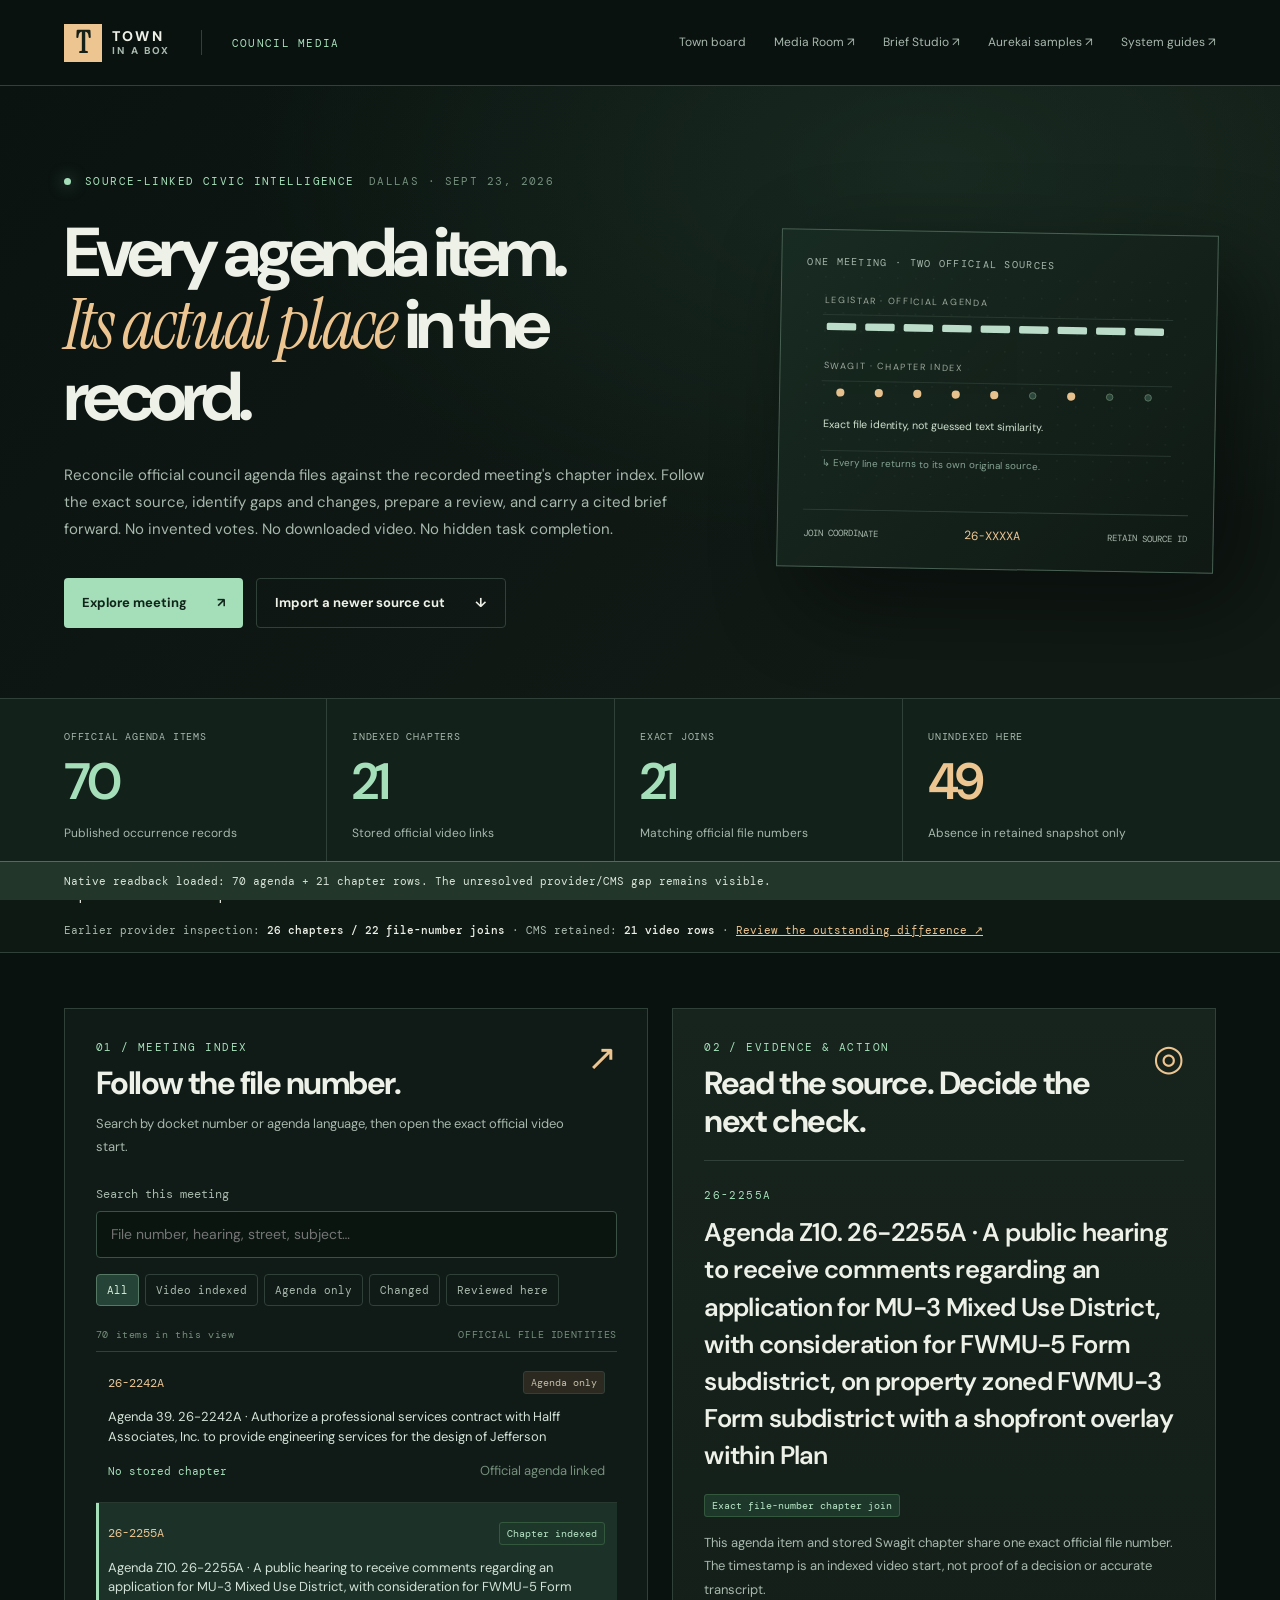
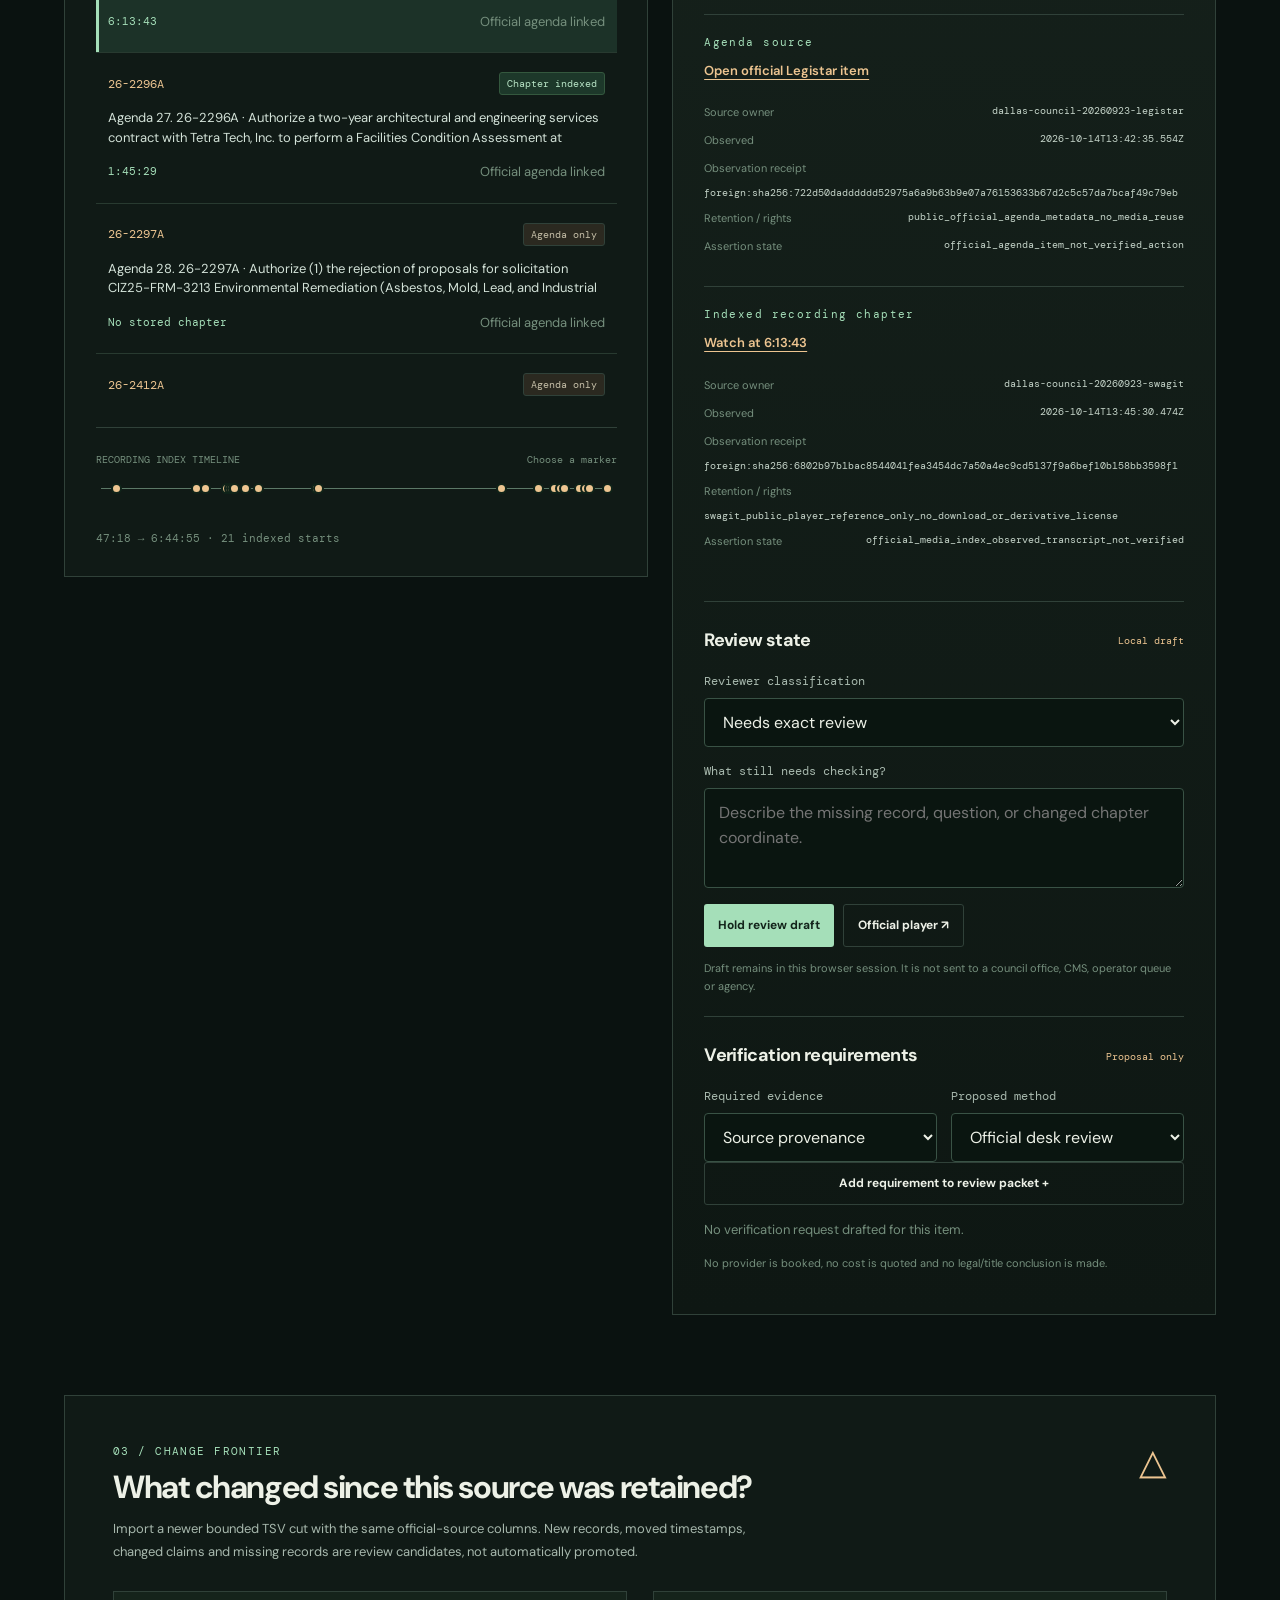
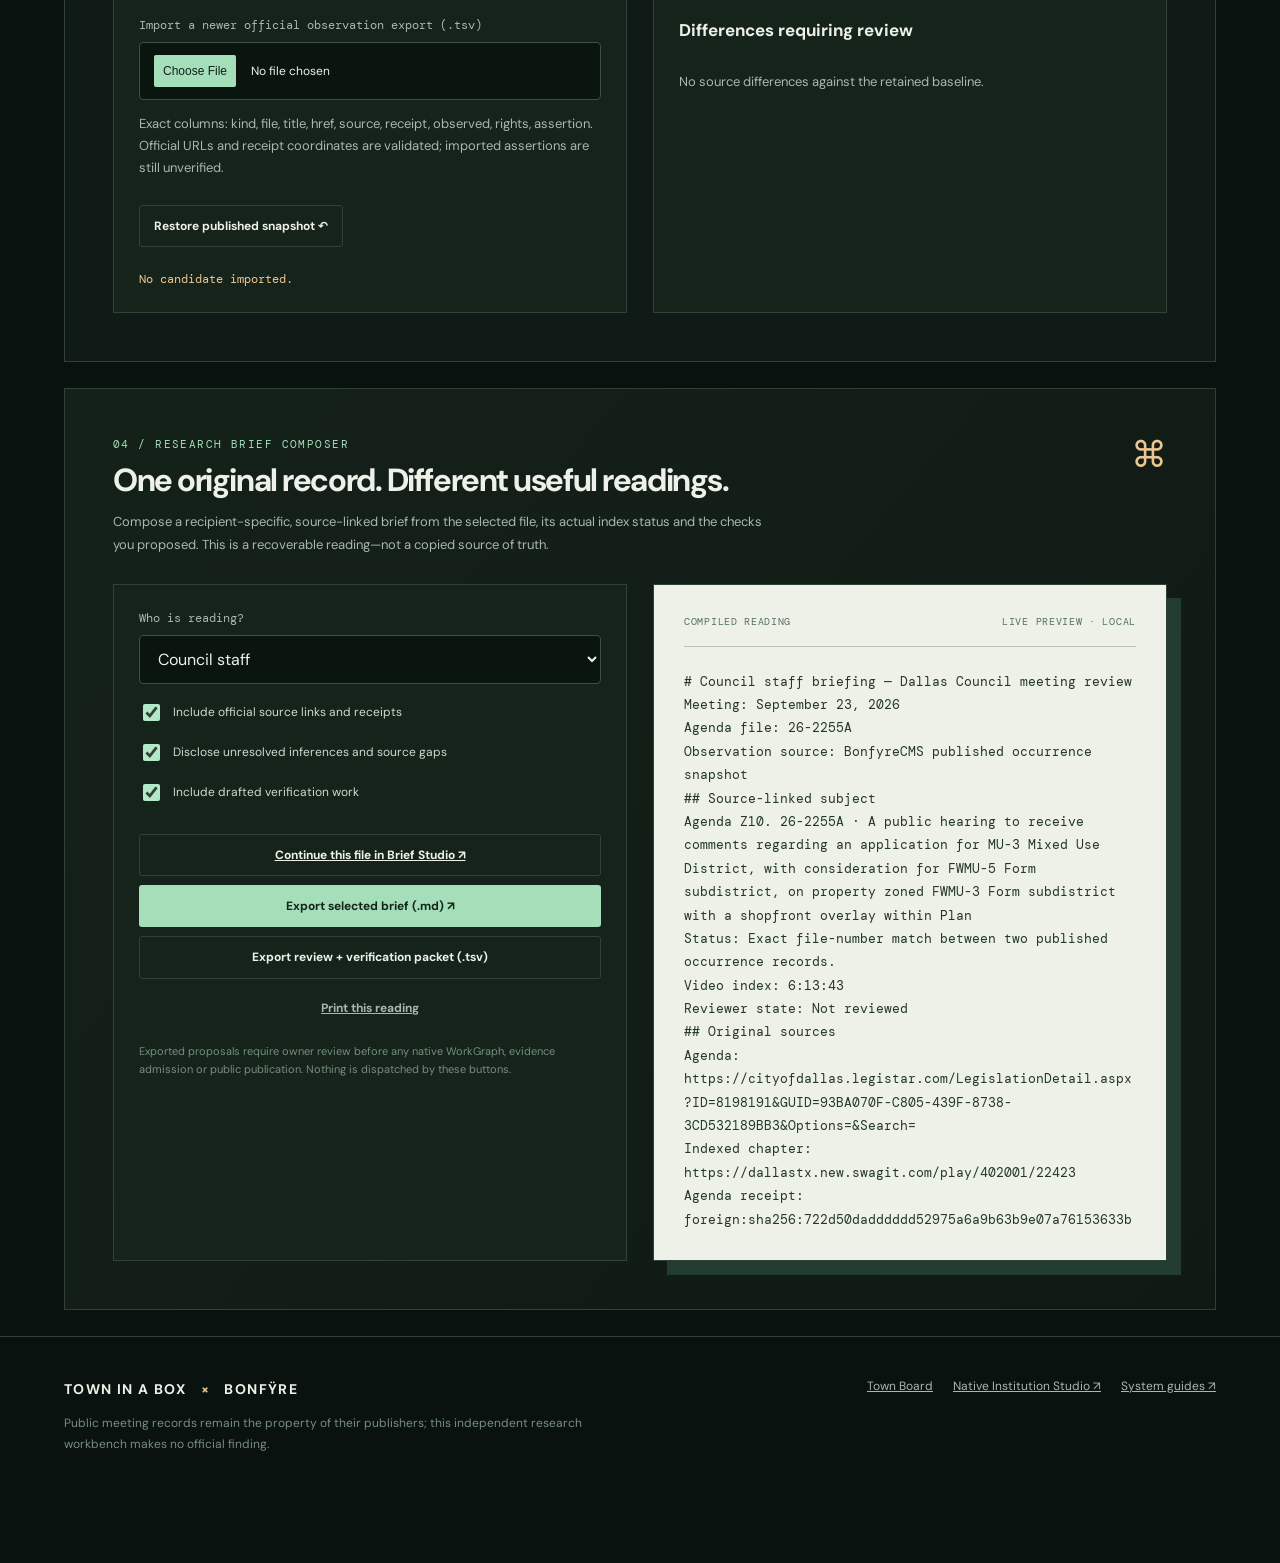
<file: site/civic-council/index.html>
<!doctype html>
<html lang="en">
<head>
<meta charset="utf-8">
<meta name="viewport" content="width=device-width,initial-scale=1">
<meta name="color-scheme" content="dark">
<meta name="description" content="Source-linked Dallas City Council agenda and video reconciliation. Review exact file-number joins, official indexed playback, evidence boundaries and publication changes.">
<meta name="robots" content="index,follow">
<link rel="canonical" href="https://nickgonzales76017.github.io/pages-town-box/civic-council/">
<link rel="stylesheet" href="./studio.css">
<title>Dallas Council Media Workbench · Town in a Box · Bonfÿre</title>
<script defer src="./studio.js"></script>
</head>
<body>
<a class="skip" href="#records">Skip to meeting workbench</a>
<div class="page-shell">
  <nav class="global-nav" aria-label="Product navigation">
    <a href="../" class="mark" aria-label="Return to Town in a Box"><span class="mark-square">T</span><span>TOWN <small>IN A BOX</small></span></a>
    <span class="nav-divider" aria-hidden="true"></span>
    <span class="nav-section">COUNCIL MEDIA</span>
    <div class="nav-links">
      <a href="../">Town board</a>
      <a href="./media-room/">Media Room <span aria-hidden="true">↗</span></a>
      <a href="https://nickgonzales76017.github.io/pages-procurement-memory/brief-studio/" rel="noopener noreferrer">Brief Studio <span aria-hidden="true">↗</span></a>
      <a href="https://aurekai-work-samples.pages.dev/" rel="noopener noreferrer">Aurekai samples <span aria-hidden="true">↗</span></a>
      <a href="https://docs.aurekai.work/" rel="noopener noreferrer">System guides <span aria-hidden="true">↗</span></a>
    </div>
  </nav>

  <header class="hero">
    <div class="hero-copy">
      <div class="eyebrow"><span class="eyebrow-led"></span> SOURCE-LINKED CIVIC INTELLIGENCE <span class="eyebrow-date">DALLAS · SEPT 23, 2026</span></div>
      <h1>Every agenda item.<br><em>Its actual place</em> in the record.</h1>
      <p>Reconcile official council agenda files against the recorded meeting's chapter index. Follow the exact source, identify gaps and changes, prepare a review, and carry a cited brief forward. No invented votes. No downloaded video. No hidden task completion.</p>
      <div class="hero-links">
        <a class="primary-link" href="#records">Explore meeting <span aria-hidden="true">↗</span></a>
        <a class="secondary-link" href="#compare">Import a newer source cut <span aria-hidden="true">↓</span></a>
      </div>
    </div>
    <div class="hero-art" aria-hidden="true">
      <div class="art-label">ONE MEETING · TWO OFFICIAL SOURCES</div>
      <svg viewBox="0 0 470 265" role="img">
        <defs>
          <linearGradient id="trace" x1="0" x2="1"><stop stop-color="#a3e8c2"/><stop offset="1" stop-color="#dbb97f"/></linearGradient>
          <pattern id="dots" width="22" height="22" patternUnits="userSpaceOnUse"><circle cx="1" cy="1" r="0.8" fill="#547467" opacity=".28"/></pattern>
        </defs>
        <rect x="0" y="0" width="470" height="265" fill="url(#dots)"/>
        <path d="M20 47H448M20 128H448M20 213H448" stroke="#2c3d35" stroke-width="1"/>
        <text x="22" y="33" fill="#9ea99e" font-size="11" letter-spacing="2">LEGISTAR · OFFICIAL AGENDA</text>
        <text x="22" y="113" fill="#9ea99e" font-size="11" letter-spacing="2">SWAGIT · CHAPTER INDEX</text>
        <g fill="#bbdcc8">
          <rect x="25" y="57" width="36" height="9" rx="2"/><rect x="72" y="57" width="36" height="9" rx="2"/>
          <rect x="119" y="57" width="36" height="9" rx="2"/><rect x="166" y="57" width="36" height="9" rx="2"/>
          <rect x="213" y="57" width="36" height="9" rx="2"/><rect x="260" y="57" width="36" height="9" rx="2"/>
          <rect x="307" y="57" width="36" height="9" rx="2"/><rect x="354" y="57" width="36" height="9" rx="2"/>
          <rect x="401" y="57" width="36" height="9" rx="2"/>
        </g>
        <g stroke="url(#trace)" stroke-width="1.5" stroke-dasharray="3 4" opacity=".7">
          <path d="M43 72V137"/><path d="M90 72V137"/><path d="M137 72V137"/>
          <path d="M184 72V137"/><path d="M231 72V137"/><path d="M325 72V137"/>
        </g>
        <g fill="#e6c08d">
          <circle cx="43" cy="142" r="5"/><circle cx="90" cy="142" r="5"/><circle cx="137" cy="142" r="5"/>
          <circle cx="184" cy="142" r="5"/><circle cx="231" cy="142" r="5"/><circle cx="325" cy="142" r="5"/>
        </g>
        <g fill="#2b473c" stroke="#657d68"><circle cx="278" cy="142" r="4"/><circle cx="372" cy="142" r="4"/><circle cx="419" cy="142" r="4"/></g>
        <text x="22" y="185" fill="#d1e2d0" font-size="13">Exact file identity, not guessed text similarity.</text>
        <text x="22" y="232" fill="#87a395" font-size="12">↳ Every line returns to its own original source.</text>
      </svg>
      <div class="art-footer"><span>JOIN COORDINATE</span><code>26-XXXXA</code><span>RETAIN SOURCE ID</span></div>
    </div>
  </header>

  <section class="metrics" aria-label="Retained records">
    <div class="metric"><span>OFFICIAL AGENDA ITEMS</span><strong id="statAgenda">—</strong><small>Published occurrence records</small></div>
    <div class="metric"><span>INDEXED CHAPTERS</span><strong id="statVideo">—</strong><small>Stored official video links</small></div>
    <div class="metric"><span>EXACT JOINS</span><strong id="statMatched">—</strong><small>Matching official file numbers</small></div>
    <div class="metric metric-gap"><span>UNINDEXED HERE</span><strong id="statGap">—</strong><small>Absence in retained snapshot only</small></div>
  </section>
  <div class="lineage-banner">
    <div><span class="bullet"></span><b id="sourceCaption">Loading native source snapshot…</b></div>
    <div>Earlier provider inspection: <b>26 chapters / 22 file-number joins</b> · CMS retained: <b>21 video rows</b> · <a href="#compare">Review the outstanding difference ↗</a></div>
  </div>

  <main id="records" class="workspace" aria-label="Civic meeting workbench">
    <section class="records-panel" aria-label="Meeting records">
      <div class="section-top">
        <div><div class="section-kicker">01 / MEETING INDEX</div><h2>Follow the file number.</h2><p>Search by docket number or agenda language, then open the exact official video start.</p></div>
        <span class="section-icon">↗</span>
      </div>
      <div class="search-wrap">
        <label for="recordSearch">Search this meeting</label>
        <input id="recordSearch" type="search" placeholder="File number, hearing, street, subject…" autocomplete="off">
      </div>
      <div class="filters" id="filterButtons" aria-label="Filter records">
        <button type="button" data-filter="all" class="active">All</button>
        <button type="button" data-filter="matched">Video indexed</button>
        <button type="button" data-filter="unindexed">Agenda only</button>
        <button type="button" data-filter="changed">Changed</button>
        <button type="button" data-filter="reviewed">Reviewed here</button>
      </div>
      <div class="record-list-meta"><span id="resultsCount" aria-live="polite">Loading records…</span><span>OFFICIAL FILE IDENTITIES</span></div>
      <div id="recordList" class="record-list" aria-live="polite"></div>
      <div class="timeline-box">
        <div class="timeline-heading"><span>RECORDING INDEX TIMELINE</span><span>Choose a marker</span></div>
        <div id="timeline" class="timeline"></div>
      </div>
    </section>

    <aside class="detail-panel" aria-label="Source lineage and review">
      <div class="section-top detail-heading">
        <div><div class="section-kicker">02 / EVIDENCE & ACTION</div><h2>Read the source. Decide the next check.</h2></div>
        <span class="section-icon">◎</span>
      </div>
      <div id="details" class="detail-content"><p class="empty">Choose a record.</p></div>
      <div class="review-module">
        <div class="module-heading"><h3>Review state</h3><span>Local draft</span></div>
        <label for="reviewStatus">Reviewer classification</label>
        <select id="reviewStatus">
          <option value="needs-review">Needs exact review</option>
          <option value="monitor">Monitor this file</option>
          <option value="research">Research follow-up</option>
          <option value="ready-for-operator">Ready for operator assessment</option>
          <option value="reviewed-source-only">Source reviewed, no action inferred</option>
        </select>
        <label for="reviewNote">What still needs checking?</label>
        <textarea id="reviewNote" rows="3" maxlength="900" placeholder="Describe the missing record, question, or changed chapter coordinate."></textarea>
        <div class="action-row">
          <button type="button" id="saveReview" class="action-button">Hold review draft</button>
          <button type="button" id="openSelectedVideo" class="outline-button">Official player ↗</button>
        </div>
        <p class="policy-caption">Draft remains in this browser session. It is not sent to a council office, CMS, operator queue or agency.</p>
      </div>
      <div class="review-module proof-module">
        <div class="module-heading"><h3>Verification requirements</h3><span>Proposal only</span></div>
        <div class="field-grid">
          <div><label for="proofKind">Required evidence</label><select id="proofKind">
            <option value="provenance">Source provenance</option><option value="rights">Rights / recording use</option>
            <option value="identity">Actor identity</option><option value="tax">Tax or funding record</option>
            <option value="geometry">Place and geometry</option><option value="consent">Consent / authority</option>
            <option value="delivery">Service delivery</option><option value="ownership">Property ownership</option>
          </select></div>
          <div><label for="proofMethod">Proposed method</label><select id="proofMethod">
            <option value="desk">Official desk review</option><option value="owner">Source-owner confirmation</option>
            <option value="remote-live">Live remote verification</option><option value="field">Field inspection</option>
            <option value="licensed">Qualified professional</option>
          </select></div>
        </div>
        <button id="addProof" type="button" class="outline-button full">Add requirement to review packet +</button>
        <div id="proofList" class="proof-list"><p class="minor">No requests drafted.</p></div>
        <p class="policy-caption">No provider is booked, no cost is quoted and no legal/title conclusion is made.</p>
      </div>
    </aside>
  </main>

  <section id="compare" class="lower-section compare-section">
    <div class="section-top"><div><div class="section-kicker">03 / CHANGE FRONTIER</div><h2>What changed since this source was retained?</h2>
      <p>Import a newer bounded TSV cut with the same official-source columns. New records, moved timestamps, changed claims and missing records are review candidates, not automatically promoted.</p></div><span class="section-icon">△</span></div>
    <div class="compare-grid">
      <div class="import-panel">
        <label for="candidateFile">Import a newer official observation export (.tsv)</label>
        <input id="candidateFile" type="file" accept=".tsv,.txt,text/tab-separated-values,text/plain">
        <p>Exact columns: kind, file, title, href, source, receipt, observed, rights, assertion. Official URLs and receipt coordinates are validated; imported assertions are still unverified.</p>
        <button type="button" id="resetCandidate" class="outline-button">Restore published snapshot ↶</button>
        <div id="candidateResult" class="candidate-result">No candidate imported.</div>
      </div>
      <div class="diff-panel"><h3>Differences requiring review</h3><div id="changeList"><p class="minor">No imported candidate.</p></div></div>
    </div>
  </section>

  <section id="brief" class="lower-section brief-section">
    <div class="section-top"><div><div class="section-kicker">04 / RESEARCH BRIEF COMPOSER</div><h2>One original record. Different useful readings.</h2>
      <p>Compose a recipient-specific, source-linked brief from the selected file, its actual index status and the checks you proposed. This is a recoverable reading—not a copied source of truth.</p></div><span class="section-icon">⌘</span></div>
    <div class="brief-grid">
      <div class="brief-controls">
        <label for="briefAudience">Who is reading?</label>
        <select id="briefAudience">
          <option value="Council staff briefing">Council staff</option>
          <option value="Resident issue briefing">Resident / neighborhood</option>
          <option value="Media and civic researcher briefing">Media / researcher</option>
          <option value="Operator verification handoff">Operations verifier</option>
        </select>
        <label class="check-line"><input id="includeCitations" type="checkbox" checked> Include official source links and receipts</label>
        <label class="check-line"><input id="includeGaps" type="checkbox" checked> Disclose unresolved inferences and source gaps</label>
        <label class="check-line"><input id="includeProof" type="checkbox" checked> Include drafted verification work</label>
        <div class="action-stack">
          <a id="handoffStudio" class="outline-button full" href="https://nickgonzales76017.github.io/pages-procurement-memory/brief-studio/" rel="noopener noreferrer">Continue this file in Brief Studio ↗</a>
          <button type="button" class="action-button full" id="downloadBrief">Export selected brief (.md) ↗</button>
          <button type="button" class="outline-button full" id="exportReviews">Export review + verification packet (.tsv)</button>
          <button type="button" class="quiet-button" id="printBrief">Print this reading</button>
        </div>
        <p class="policy-caption">Exported proposals require owner review before any native WorkGraph, evidence admission or public publication. Nothing is dispatched by these buttons.</p>
      </div>
      <div class="brief-paper">
        <div class="paper-label"><span>COMPILED READING</span><span>LIVE PREVIEW · LOCAL</span></div>
        <pre id="briefPreview" aria-live="polite">Select a source record to compose its briefing.</pre>
      </div>
    </div>
  </section>

  <footer class="footer"><div><strong>TOWN IN A BOX <span>×</span> BONFŸRE</strong><p>Public meeting records remain the property of their publishers; this independent research workbench makes no official finding.</p></div>
    <div class="foot-links"><a href="../">Town Board</a><a href="https://aurekai.work/studio/">Native Institution Studio ↗</a><a href="https://docs.aurekai.work/">System guides ↗</a></div>
  </footer>
</div>
<div id="message" role="status" aria-live="polite" class="message">Loading source records…</div>
</body>
</html>
</file>
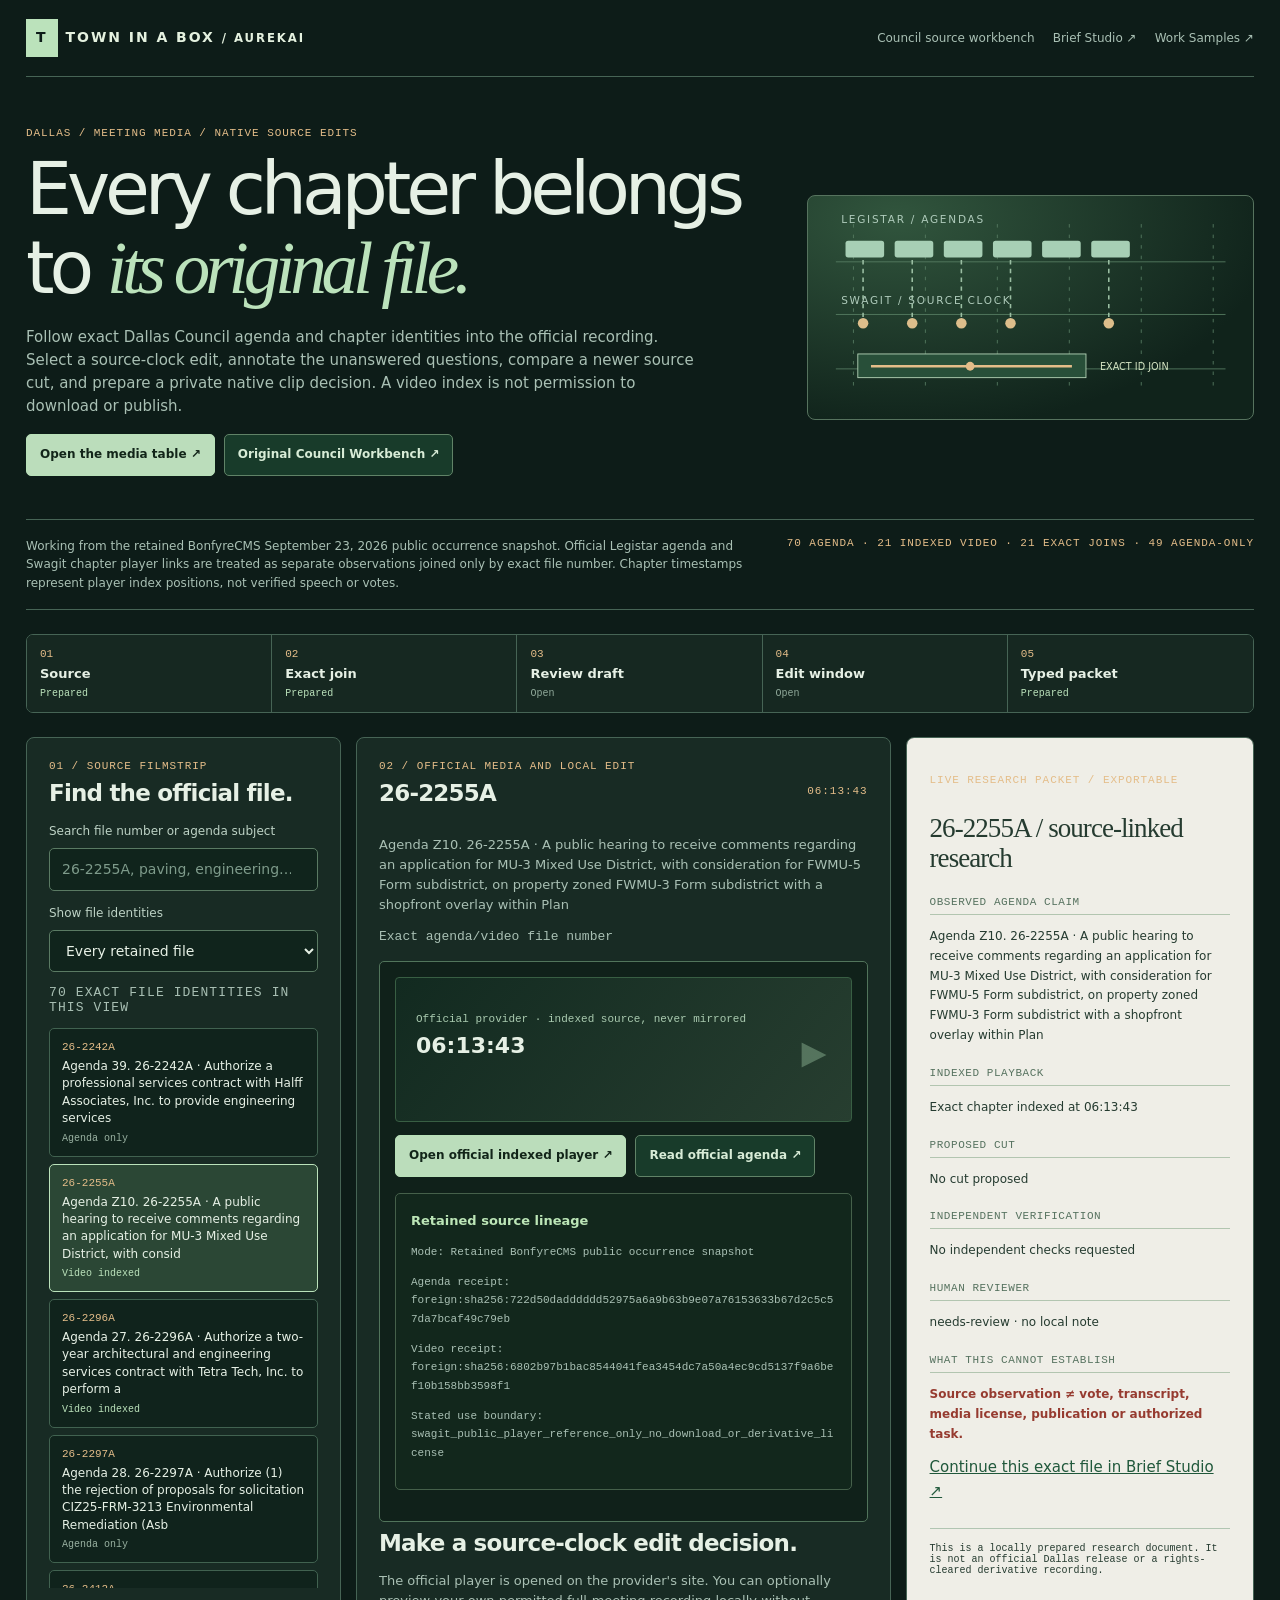
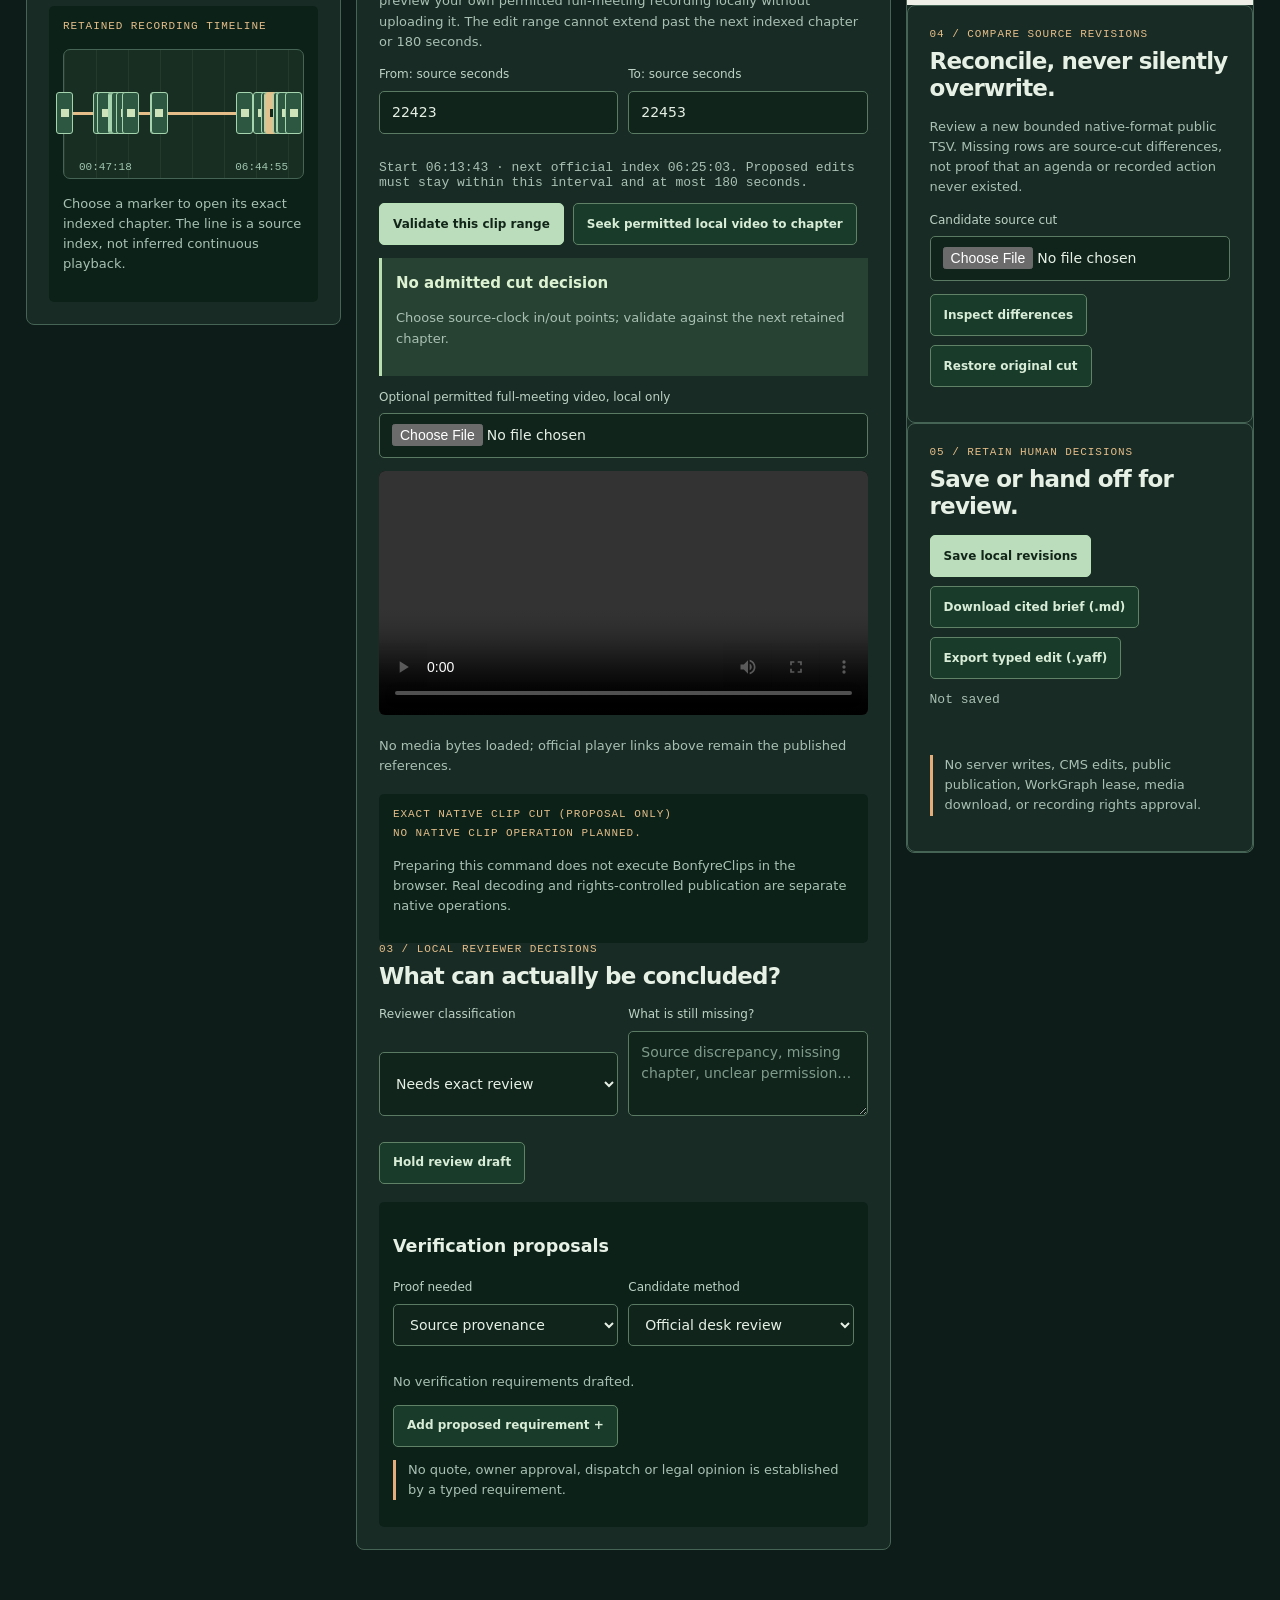
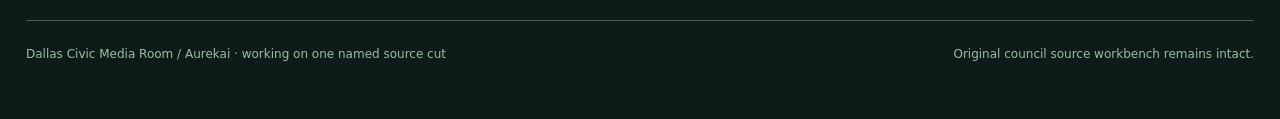
<file: site/civic-council/media-room/index.html>
<!doctype html><html lang="en"><head>
<meta charset="utf-8"><meta name="viewport" content="width=device-width,initial-scale=1"><meta name="color-scheme" content="dark">
<meta name="description" content="Dallas civic media production room: reconcile exact official agenda and chapter source identities, select native edit decisions, annotate, inspect and hand off without inventing a public release.">
<title>Dallas Civic Media Room · Aurekai / Town in a Box</title><link rel="stylesheet" href="./studio.css"><script type="module" src="./app.mjs"></script></head>
<body><div class="wrap"><nav class="topbar" aria-label="Workspaces"><a class="logo" href="../../"><span>T</span>TOWN IN A BOX <small> / AUREKAI</small></a>
<div class="navigation"><a href="../">Council source workbench</a><a href="https://nickgonzales76017.github.io/pages-procurement-memory/brief-studio/">Brief Studio ↗</a><a href="https://aurekai-work-samples.pages.dev/">Work Samples ↗</a></div></nav>
<header class="hero"><div><div class="eyebrow">Dallas / Meeting media / Native source edits</div><h1>Every chapter belongs<br>to <em>its original file.</em></h1><p>Follow exact Dallas Council agenda and chapter identities into the official recording. Select a source-clock edit, annotate the unanswered questions, compare a newer source cut, and prepare a private native clip decision. A video index is not permission to download or publish.</p>
<div class="links"><a href="#editTable">Open the media table ↗</a><a class="alt" href="../">Original Council Workbench ↗</a></div></div>
<div class="heroArt"><svg viewBox="0 0 500 245" xmlns="http://www.w3.org/2000/svg" aria-hidden="true">
<g fill="none" stroke="#567c62"><path d="M28 75H472M28 135H472M28 197H472"/><path d="M48 32V217M130 32V217M212 32V217M294 32V217M376 32V217M458 32V217" stroke-dasharray="4 8"/></g>
<g fill="#a7cfb5"><rect x="39" y="51" width="44" height="19" rx="3"/><rect x="95" y="51" width="44" height="19" rx="3"/><rect x="151" y="51" width="44" height="19" rx="3"/><rect x="207" y="51" width="44" height="19" rx="3"/><rect x="263" y="51" width="44" height="19" rx="3"/><rect x="319" y="51" width="44" height="19" rx="3"/></g>
<g fill="#ddbe8b"><circle cx="59" cy="145" r="6"/><circle cx="115" cy="145" r="6"/><circle cx="171" cy="145" r="6"/><circle cx="227" cy="145" r="6"/><circle cx="339" cy="145" r="6"/></g>
<g stroke="#9abea2" stroke-width="1.8" stroke-dasharray="5 5"><path d="M59 73V138M115 73V138M171 73V138M227 73V138M339 73V138"/></g>
<rect x="53" y="180" width="260" height="27" fill="#284f39" stroke="#b7d5b9"/><path d="M68 194H297" stroke="#e4bd89" stroke-width="3"/><circle cx="181" cy="194" r="5" fill="#e4bd89"/>
<text x="34" y="31" fill="#afcbbb" font-size="12" letter-spacing="2">LEGISTAR / AGENDAS</text>
<text x="34" y="123" fill="#afcbbb" font-size="12" letter-spacing="2">SWAGIT / SOURCE CLOCK</text>
<text x="329" y="198" fill="#d6e5c4" font-size="11">EXACT ID JOIN</text></svg></div></header>
<div class="narrative"><p>Working from the retained BonfyreCMS September 23, 2026 public occurrence snapshot. Official Legistar agenda and Swagit chapter player links are treated as separate observations joined only by exact file number. Chapter timestamps represent player index positions, not verified speech or votes.</p><span id="statText" class="statsNote" aria-live="polite">Loading native source material…</span></div>
<div class="progress" id="progress" aria-label="Media review stages"></div>
<div class="desk" id="editTable">
<section class="panel"><div class="eyebrow">01 / Source filmstrip</div><h2>Find the official file.</h2>
<label>Search file number or agenda subject<input type="search" id="sourceSearch" placeholder="26-2255A, paving, engineering…" autocomplete="off"></label>
<label>Show file identities<select id="statusFilter"><option value="all">Every retained file</option><option value="matched">Official video indexed</option><option value="agenda-only">Agenda only in this cut</option><option value="chapter-only">Chapter without agenda</option><option value="changed">Changed in review candidate</option><option value="reviewed">Reviewed locally</option></select></label>
<p class="mono" id="resultCount">Loading…</p><div id="fileList" class="fileList" aria-live="polite"></div>
<div class="noteBox"><div class="eyebrow">Retained recording timeline</div><div class="timeline" id="filmstrip"></div>
<p class="muted">Choose a marker to open its exact indexed chapter. The line is a source index, not inferred continuous playback.</p></div>
</section>
<main class="panel" aria-label="Production and review desk"><div class="sectionTitle"><div><div class="eyebrow">02 / Official media and local edit</div><h2 id="fileCode">Choose a file</h2></div><span class="mono" id="indexTime"></span></div>
<p id="fileTitle"></p><p class="statusLine" id="joined"></p>
<div class="videoShell"><div class="screen"><small>Official provider · indexed source, never mirrored</small><strong id="chapterClock">No chapter</strong><span class="icon" aria-hidden="true">▸</span></div>
<div class="links"><a id="playerLink" href="#" rel="noopener noreferrer" target="_blank" hidden>Open official indexed player ↗</a><a id="agendaLink" class="alt" href="#" rel="noopener noreferrer" target="_blank" hidden>Read official agenda ↗</a></div>
<div class="lineage"><strong>Retained source lineage</strong><p>Mode: <span id="sourceState"></span></p><p>Agenda receipt: <span id="agendaReceipt"></span></p><p>Video receipt: <span id="videoReceipt"></span></p><p>Stated use boundary: <span id="rights"></span></p></div>
</div>
<h2>Make a source-clock edit decision.</h2><p>The official player is opened on the provider's site. You can optionally preview your own permitted full-meeting recording locally without uploading it. The edit range cannot extend past the next indexed chapter or 180 seconds.</p>
<div class="fields"><label>From: source seconds<input id="clipStart" type="number" min="0" step="1"></label><label>To: source seconds<input id="clipEnd" type="number" min="0" step="1"></label></div>
<p class="sourceClock" id="clipBoundary"></p><div class="links"><button class="button" id="setWindow">Validate this clip range</button><button class="button alt" id="seekLocal">Seek permitted local video to chapter</button></div>
<div id="editPreview" class="clipStatus"></div>
<label>Optional permitted full-meeting video, local only<input id="localVideo" type="file" accept="video/*"></label>
<video id="localPlayer" class="localVideo" controls playsinline preload="metadata"></video><p id="localVideoLabel" class="muted">No media bytes loaded; official player links above remain the published references.</p>
<div class="noteBox"><div class="eyebrow">Exact native clip cut (proposal only)</div><code id="nativeCmd" class="mono source">No native cut operation planned.</code>
<p>Preparing this command does not execute BonfyreClips in the browser. Real decoding and rights-controlled publication are separate native operations.</p></div>
<div class="sectionTitle"><div><div class="eyebrow">03 / Local reviewer decisions</div><h2>What can actually be concluded?</h2></div></div>
<div class="fields"><label>Reviewer classification<select id="reviewStatus">
<option value="needs-review">Needs exact review</option><option value="monitor">Monitor source file</option><option value="research">Research follow-up</option><option value="ready-for-operator">Ready for operator assessment</option><option value="reviewed-source-only">Source reviewed only; no action inferred</option>
</select></label><label>What is still missing?<textarea id="reviewNote" rows="3" maxlength="900" placeholder="Source discrepancy, missing chapter, unclear permission…"></textarea></label></div>
<div class="links"><button id="saveReview" class="button alt">Hold review draft</button></div>
<div class="noteBox"><h3>Verification proposals</h3><div class="fields"><label>Proof needed<select id="proofKind"><option value="provenance">Source provenance</option><option value="rights">Recording rights</option><option value="identity">Actor identity</option><option value="consent">Consent or authority</option><option value="tax">Tax/funding record</option><option value="delivery">Delivery/receipt</option></select></label>
<label>Candidate method<select id="proofMethod"><option value="desk">Official desk review</option><option value="owner">Source-owner confirmation</option><option value="remote-live">Remote walkthrough</option><option value="field">Field review</option><option value="licensed">Qualified professional</option></select></label></div>
<div id="proofList" aria-live="polite"></div><div class="links"><button class="button alt" id="addProof">Add proposed requirement +</button></div><p class="warning">No quote, owner approval, dispatch or legal opinion is established by a typed requirement.</p></div>
</main>
<aside class="sidePanel" aria-label="Recipient review and source changes">
<section class="paper"><span class="eyebrow">Live research packet / exportable</span><h2 id="paperTitle">Civic media review</h2><h3>Observed agenda claim</h3><p id="paperAgenda"></p>
<h3>Indexed playback</h3><p id="paperVideo"></p><h3>Proposed cut</h3><p id="paperEdit"></p>
<h3>Independent verification</h3><p id="paperProof"></p><h3>Human reviewer</h3><p id="paperReviewer"></p>
<h3>What this cannot establish</h3><p class="critical" id="paperRelease"></p>
<a id="briefStudio" href="https://nickgonzales76017.github.io/pages-procurement-memory/brief-studio/">Continue this exact file in Brief Studio ↗</a>
<footer>This is a locally prepared research document. It is not an official Dallas release or a rights-cleared derivative recording.</footer></section>
<div class="panel"><div class="eyebrow">04 / Compare source revisions</div><h2>Reconcile, never silently overwrite.</h2>
<p>Review a new bounded native-format public TSV. Missing rows are source-cut differences, not proof that an agenda or recorded action never existed.</p>
<label>Candidate source cut<input type="file" id="candidateImport" accept=".tsv,text/tab-separated-values,text/plain"></label>
<div class="links"><button id="showDiff" class="button alt">Inspect differences</button><button id="resetSource" class="button alt">Restore original cut</button></div><div id="differences" class="muted"></div></div>
<div class="panel"><div class="eyebrow">05 / Retain human decisions</div><h2>Save or hand off for review.</h2>
<div class="links"><button id="saveWorkspace" class="button">Save local revisions</button><button id="exportBrief" class="button alt">Download cited brief (.md)</button><button id="exportDecision" class="button alt">Export typed edit (.yaff)</button></div>
<p id="saveState" class="statusLine">Not saved</p><p id="message" class="message" aria-live="polite"></p>
<p class="warning">No server writes, CMS edits, public publication, WorkGraph lease, media download, or recording rights approval.</p></div>
</aside></div>
<footer class="siteFooter"><span>Dallas Civic Media Room / Aurekai · working on one named source cut</span><span>Original council source workbench remains intact.</span></footer>
</div></body></html>
</file>
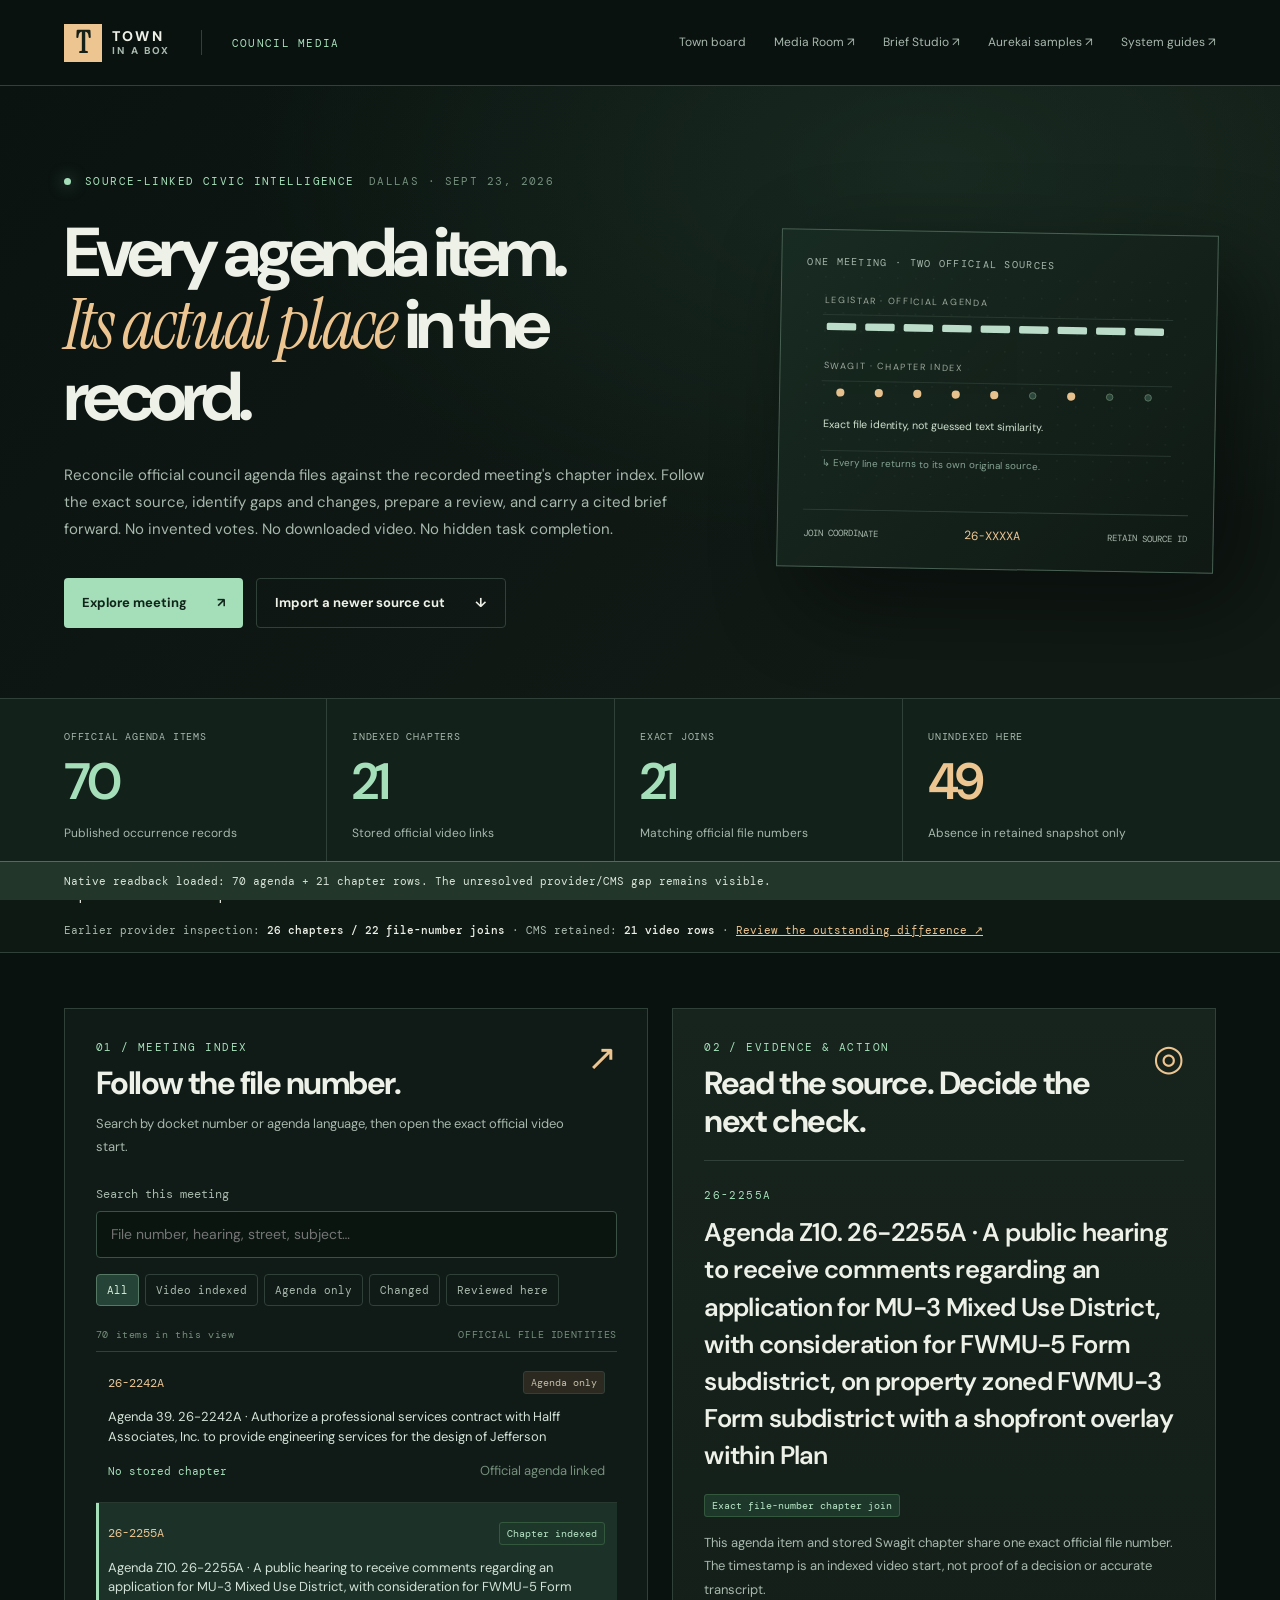
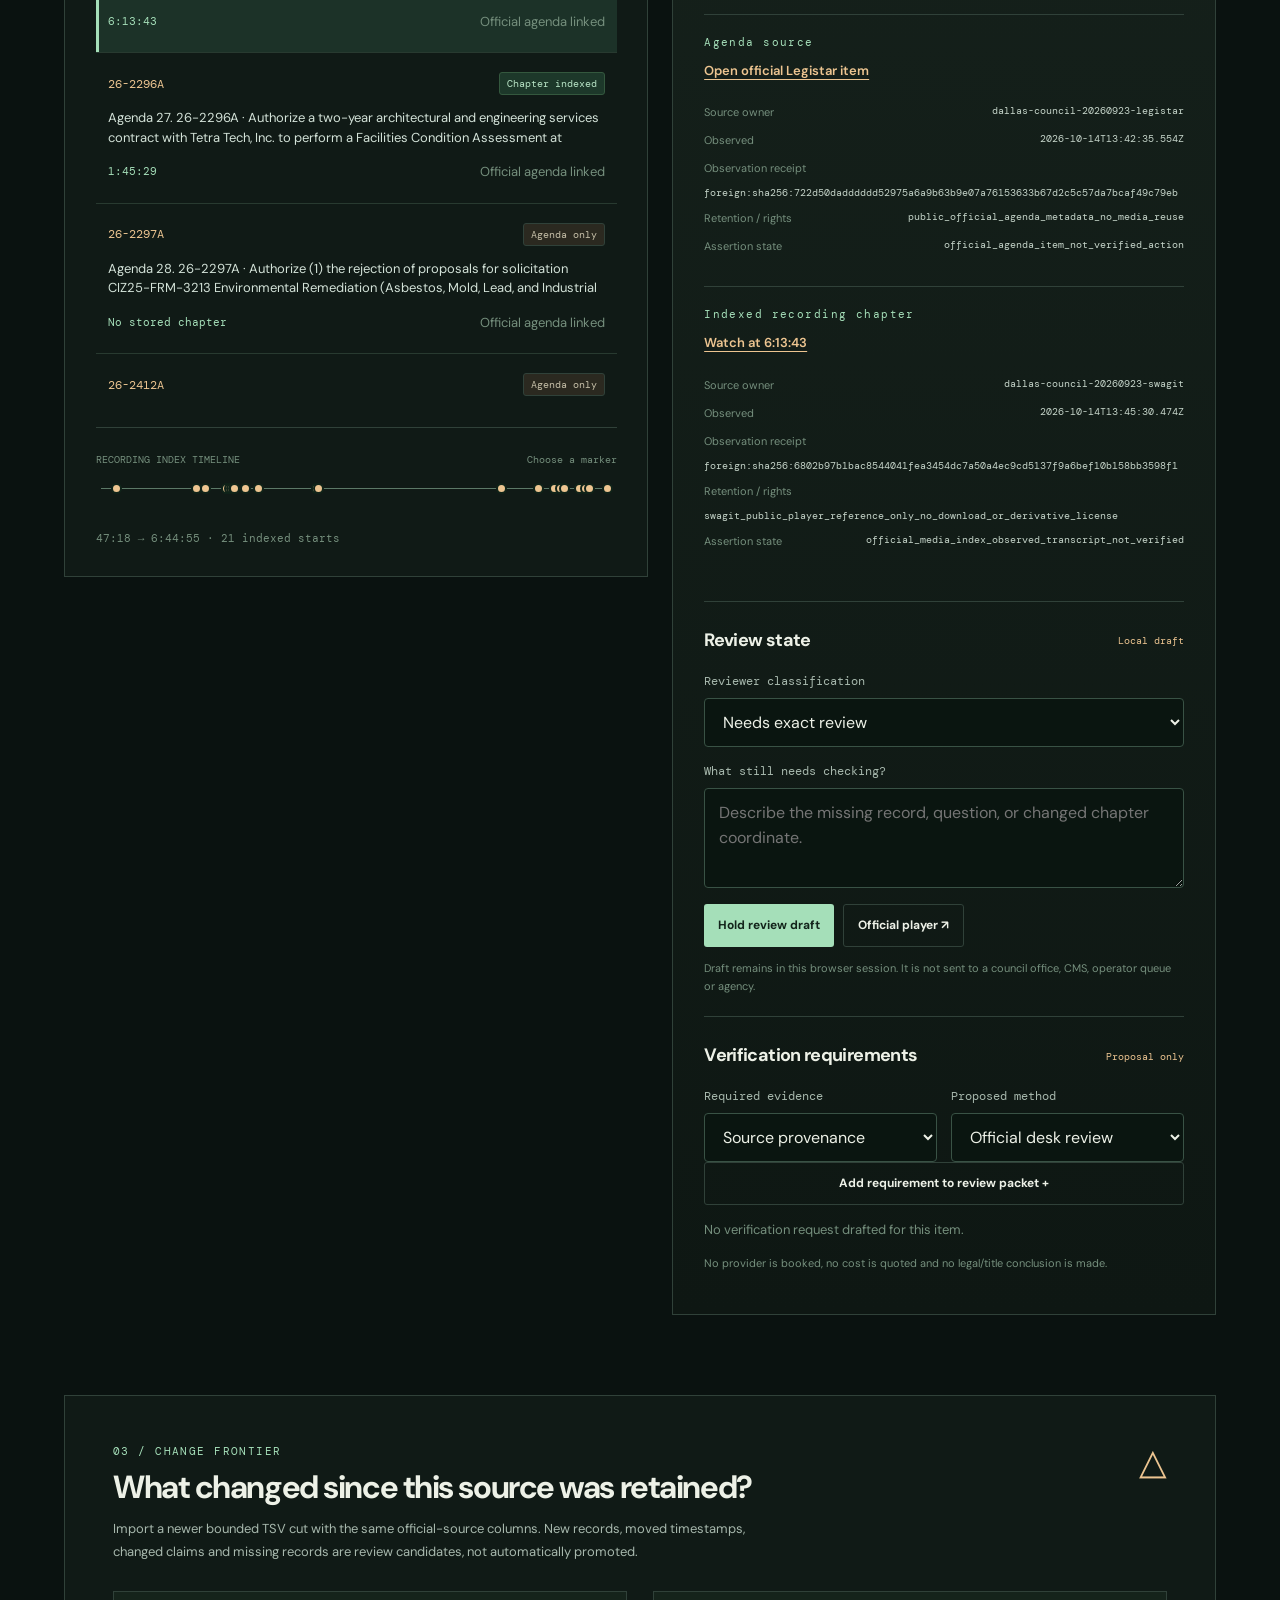
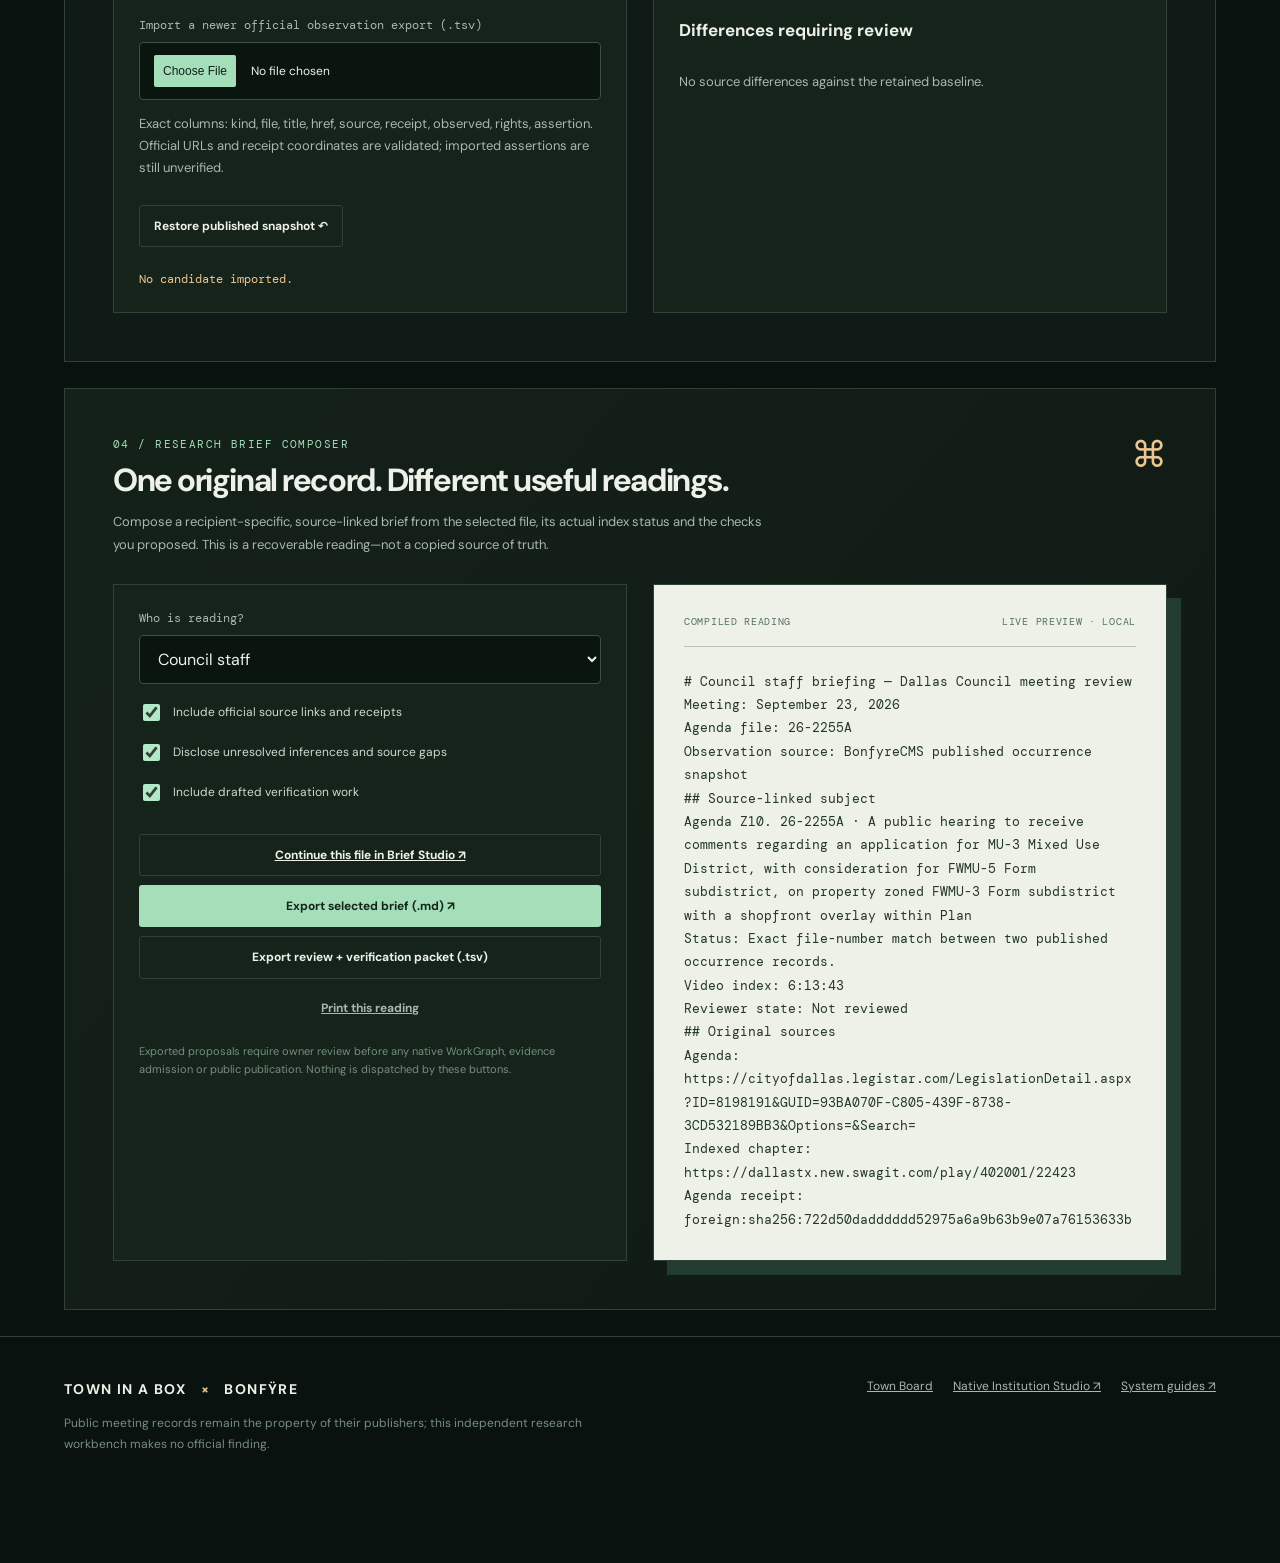
<file: site/civic-council/desk.html>
<!doctype html>
<html lang="en">
<head>
<meta charset="utf-8">
<meta name="viewport" content="width=device-width,initial-scale=1">
<meta name="color-scheme" content="dark">
<meta name="description" content="Source-linked Dallas City Council agenda and video reconciliation. Review exact file-number joins, official indexed playback, evidence boundaries and publication changes.">
<meta name="robots" content="index,follow">
<link rel="canonical" href="https://nickgonzales76017.github.io/pages-town-box/civic-council/">
<link rel="stylesheet" href="./studio.css">
<title>Detailed Source Desk · Town in a Box · Bonfÿre</title>
<script defer src="./studio.js"></script>
</head>
<body>
<a class="skip" href="#records">Skip to meeting workbench</a>
<div class="page-shell">
  <nav class="global-nav" aria-label="Product navigation">
    <a href="../" class="mark" aria-label="Return to Town in a Box"><span class="mark-square">T</span><span>TOWN <small>IN A BOX</small></span></a>
    <span class="nav-divider" aria-hidden="true"></span>
    <span class="nav-section">COUNCIL MEDIA</span>
    <div class="nav-links">
      <a href="../">Town board</a>
      <a href="./media-room/">Media Room <span aria-hidden="true">↗</span></a>
      <a href="https://nickgonzales76017.github.io/pages-procurement-memory/brief-studio/" rel="noopener noreferrer">Brief Studio <span aria-hidden="true">↗</span></a>
      <a href="https://aurekai-work-samples.pages.dev/" rel="noopener noreferrer">Aurekai samples <span aria-hidden="true">↗</span></a>
      <a href="https://docs.aurekai.work/" rel="noopener noreferrer">System guides <span aria-hidden="true">↗</span></a>
    </div>
  </nav>

  <header class="hero">
    <div class="hero-copy">
      <div class="eyebrow"><span class="eyebrow-led"></span> SOURCE-LINKED CIVIC INTELLIGENCE <span class="eyebrow-date">DALLAS · SEPT 23, 2026</span></div>
      <h1>Every agenda item.<br><em>Its actual place</em> in the record.</h1>
      <p>Reconcile official council agenda files against the recorded meeting's chapter index. Follow the exact source, identify gaps and changes, prepare a review, and carry a cited brief forward. No invented votes. No downloaded video. No hidden task completion.</p>
      <div class="hero-links">
        <a class="primary-link" href="#records">Explore meeting <span aria-hidden="true">↗</span></a>
        <a class="secondary-link" href="#compare">Import a newer source cut <span aria-hidden="true">↓</span></a>
      </div>
    </div>
    <div class="hero-art" aria-hidden="true">
      <div class="art-label">ONE MEETING · TWO OFFICIAL SOURCES</div>
      <svg viewBox="0 0 470 265" role="img">
        <defs>
          <linearGradient id="trace" x1="0" x2="1"><stop stop-color="#a3e8c2"/><stop offset="1" stop-color="#dbb97f"/></linearGradient>
          <pattern id="dots" width="22" height="22" patternUnits="userSpaceOnUse"><circle cx="1" cy="1" r="0.8" fill="#547467" opacity=".28"/></pattern>
        </defs>
        <rect x="0" y="0" width="470" height="265" fill="url(#dots)"/>
        <path d="M20 47H448M20 128H448M20 213H448" stroke="#2c3d35" stroke-width="1"/>
        <text x="22" y="33" fill="#9ea99e" font-size="11" letter-spacing="2">LEGISTAR · OFFICIAL AGENDA</text>
        <text x="22" y="113" fill="#9ea99e" font-size="11" letter-spacing="2">SWAGIT · CHAPTER INDEX</text>
        <g fill="#bbdcc8">
          <rect x="25" y="57" width="36" height="9" rx="2"/><rect x="72" y="57" width="36" height="9" rx="2"/>
          <rect x="119" y="57" width="36" height="9" rx="2"/><rect x="166" y="57" width="36" height="9" rx="2"/>
          <rect x="213" y="57" width="36" height="9" rx="2"/><rect x="260" y="57" width="36" height="9" rx="2"/>
          <rect x="307" y="57" width="36" height="9" rx="2"/><rect x="354" y="57" width="36" height="9" rx="2"/>
          <rect x="401" y="57" width="36" height="9" rx="2"/>
        </g>
        <g stroke="url(#trace)" stroke-width="1.5" stroke-dasharray="3 4" opacity=".7">
          <path d="M43 72V137"/><path d="M90 72V137"/><path d="M137 72V137"/>
          <path d="M184 72V137"/><path d="M231 72V137"/><path d="M325 72V137"/>
        </g>
        <g fill="#e6c08d">
          <circle cx="43" cy="142" r="5"/><circle cx="90" cy="142" r="5"/><circle cx="137" cy="142" r="5"/>
          <circle cx="184" cy="142" r="5"/><circle cx="231" cy="142" r="5"/><circle cx="325" cy="142" r="5"/>
        </g>
        <g fill="#2b473c" stroke="#657d68"><circle cx="278" cy="142" r="4"/><circle cx="372" cy="142" r="4"/><circle cx="419" cy="142" r="4"/></g>
        <text x="22" y="185" fill="#d1e2d0" font-size="13">Exact file identity, not guessed text similarity.</text>
        <text x="22" y="232" fill="#87a395" font-size="12">↳ Every line returns to its own original source.</text>
      </svg>
      <div class="art-footer"><span>JOIN COORDINATE</span><code>26-XXXXA</code><span>RETAIN SOURCE ID</span></div>
    </div>
  </header>

  <section class="metrics" aria-label="Retained records">
    <div class="metric"><span>OFFICIAL AGENDA ITEMS</span><strong id="statAgenda">—</strong><small>Published occurrence records</small></div>
    <div class="metric"><span>INDEXED CHAPTERS</span><strong id="statVideo">—</strong><small>Stored official video links</small></div>
    <div class="metric"><span>EXACT JOINS</span><strong id="statMatched">—</strong><small>Matching official file numbers</small></div>
    <div class="metric metric-gap"><span>UNINDEXED HERE</span><strong id="statGap">—</strong><small>Absence in retained snapshot only</small></div>
  </section>
  <div class="lineage-banner">
    <div><span class="bullet"></span><b id="sourceCaption">Loading native source snapshot…</b></div>
    <div>Earlier provider inspection: <b>26 chapters / 22 file-number joins</b> · CMS retained: <b>21 video rows</b> · <a href="#compare">Review the outstanding difference ↗</a></div>
  </div>

  <main id="records" class="workspace" aria-label="Civic meeting workbench">
    <section class="records-panel" aria-label="Meeting records">
      <div class="section-top">
        <div><div class="section-kicker">01 / MEETING INDEX</div><h2>Follow the file number.</h2><p>Search by docket number or agenda language, then open the exact official video start.</p></div>
        <span class="section-icon">↗</span>
      </div>
      <div class="search-wrap">
        <label for="recordSearch">Search this meeting</label>
        <input id="recordSearch" type="search" placeholder="File number, hearing, street, subject…" autocomplete="off">
      </div>
      <div class="filters" id="filterButtons" aria-label="Filter records">
        <button type="button" data-filter="all" class="active">All</button>
        <button type="button" data-filter="matched">Video indexed</button>
        <button type="button" data-filter="unindexed">Agenda only</button>
        <button type="button" data-filter="changed">Changed</button>
        <button type="button" data-filter="reviewed">Reviewed here</button>
      </div>
      <div class="record-list-meta"><span id="resultsCount" aria-live="polite">Loading records…</span><span>OFFICIAL FILE IDENTITIES</span></div>
      <div id="recordList" class="record-list" aria-live="polite"></div>
      <div class="timeline-box">
        <div class="timeline-heading"><span>RECORDING INDEX TIMELINE</span><span>Choose a marker</span></div>
        <div id="timeline" class="timeline"></div>
      </div>
    </section>

    <aside class="detail-panel" aria-label="Source lineage and review">
      <div class="section-top detail-heading">
        <div><div class="section-kicker">02 / EVIDENCE & ACTION</div><h2>Read the source. Decide the next check.</h2></div>
        <span class="section-icon">◎</span>
      </div>
      <div id="details" class="detail-content"><p class="empty">Choose a record.</p></div>
      <div class="review-module">
        <div class="module-heading"><h3>Review state</h3><span>Local draft</span></div>
        <label for="reviewStatus">Reviewer classification</label>
        <select id="reviewStatus">
          <option value="needs-review">Needs exact review</option>
          <option value="monitor">Monitor this file</option>
          <option value="research">Research follow-up</option>
          <option value="ready-for-operator">Ready for operator assessment</option>
          <option value="reviewed-source-only">Source reviewed, no action inferred</option>
        </select>
        <label for="reviewNote">What still needs checking?</label>
        <textarea id="reviewNote" rows="3" maxlength="900" placeholder="Describe the missing record, question, or changed chapter coordinate."></textarea>
        <div class="action-row">
          <button type="button" id="saveReview" class="action-button">Hold review draft</button>
          <button type="button" id="openSelectedVideo" class="outline-button">Official player ↗</button>
        </div>
        <p class="policy-caption">Draft remains in this browser session. It is not sent to a council office, CMS, operator queue or agency.</p>
      </div>
      <div class="review-module proof-module">
        <div class="module-heading"><h3>Verification requirements</h3><span>Proposal only</span></div>
        <div class="field-grid">
          <div><label for="proofKind">Required evidence</label><select id="proofKind">
            <option value="provenance">Source provenance</option><option value="rights">Rights / recording use</option>
            <option value="identity">Actor identity</option><option value="tax">Tax or funding record</option>
            <option value="geometry">Place and geometry</option><option value="consent">Consent / authority</option>
            <option value="delivery">Service delivery</option><option value="ownership">Property ownership</option>
          </select></div>
          <div><label for="proofMethod">Proposed method</label><select id="proofMethod">
            <option value="desk">Official desk review</option><option value="owner">Source-owner confirmation</option>
            <option value="remote-live">Live remote verification</option><option value="field">Field inspection</option>
            <option value="licensed">Qualified professional</option>
          </select></div>
        </div>
        <button id="addProof" type="button" class="outline-button full">Add requirement to review packet +</button>
        <div id="proofList" class="proof-list"><p class="minor">No requests drafted.</p></div>
        <p class="policy-caption">No provider is booked, no cost is quoted and no legal/title conclusion is made.</p>
      </div>
    </aside>
  </main>

  <section id="compare" class="lower-section compare-section">
    <div class="section-top"><div><div class="section-kicker">03 / CHANGE FRONTIER</div><h2>What changed since this source was retained?</h2>
      <p>Import a newer bounded TSV cut with the same official-source columns. New records, moved timestamps, changed claims and missing records are review candidates, not automatically promoted.</p></div><span class="section-icon">△</span></div>
    <div class="compare-grid">
      <div class="import-panel">
        <label for="candidateFile">Import a newer official observation export (.tsv)</label>
        <input id="candidateFile" type="file" accept=".tsv,.txt,text/tab-separated-values,text/plain">
        <p>Exact columns: kind, file, title, href, source, receipt, observed, rights, assertion. Official URLs and receipt coordinates are validated; imported assertions are still unverified.</p>
        <button type="button" id="resetCandidate" class="outline-button">Restore published snapshot ↶</button>
        <div id="candidateResult" class="candidate-result">No candidate imported.</div>
      </div>
      <div class="diff-panel"><h3>Differences requiring review</h3><div id="changeList"><p class="minor">No imported candidate.</p></div></div>
    </div>
  </section>

  <section id="brief" class="lower-section brief-section">
    <div class="section-top"><div><div class="section-kicker">04 / RESEARCH BRIEF COMPOSER</div><h2>One original record. Different useful readings.</h2>
      <p>Compose a recipient-specific, source-linked brief from the selected file, its actual index status and the checks you proposed. This is a recoverable reading—not a copied source of truth.</p></div><span class="section-icon">⌘</span></div>
    <div class="brief-grid">
      <div class="brief-controls">
        <label for="briefAudience">Who is reading?</label>
        <select id="briefAudience">
          <option value="Council staff briefing">Council staff</option>
          <option value="Resident issue briefing">Resident / neighborhood</option>
          <option value="Media and civic researcher briefing">Media / researcher</option>
          <option value="Operator verification handoff">Operations verifier</option>
        </select>
        <label class="check-line"><input id="includeCitations" type="checkbox" checked> Include official source links and receipts</label>
        <label class="check-line"><input id="includeGaps" type="checkbox" checked> Disclose unresolved inferences and source gaps</label>
        <label class="check-line"><input id="includeProof" type="checkbox" checked> Include drafted verification work</label>
        <div class="action-stack">
          <a id="handoffStudio" class="outline-button full" href="https://nickgonzales76017.github.io/pages-procurement-memory/brief-studio/" rel="noopener noreferrer">Continue this file in Brief Studio ↗</a>
          <button type="button" class="action-button full" id="downloadBrief">Export selected brief (.md) ↗</button>
          <button type="button" class="outline-button full" id="exportReviews">Export review + verification packet (.tsv)</button>
          <button type="button" class="quiet-button" id="printBrief">Print this reading</button>
        </div>
        <p class="policy-caption">Exported proposals require owner review before any native WorkGraph, evidence admission or public publication. Nothing is dispatched by these buttons.</p>
      </div>
      <div class="brief-paper">
        <div class="paper-label"><span>COMPILED READING</span><span>LIVE PREVIEW · LOCAL</span></div>
        <pre id="briefPreview" aria-live="polite">Select a source record to compose its briefing.</pre>
      </div>
    </div>
  </section>

  <footer class="footer"><div><strong>TOWN IN A BOX <span>×</span> BONFŸRE</strong><p>Public meeting records remain the property of their publishers; this independent research workbench makes no official finding.</p></div>
    <div class="foot-links"><a href="../">Town Board</a><a href="https://aurekai.work/studio/">Native Institution Studio ↗</a><a href="https://docs.aurekai.work/">System guides ↗</a></div>
  </footer>
</div>
<div id="message" role="status" aria-live="polite" class="message">Loading source records…</div>
</body>
</html>
</file>
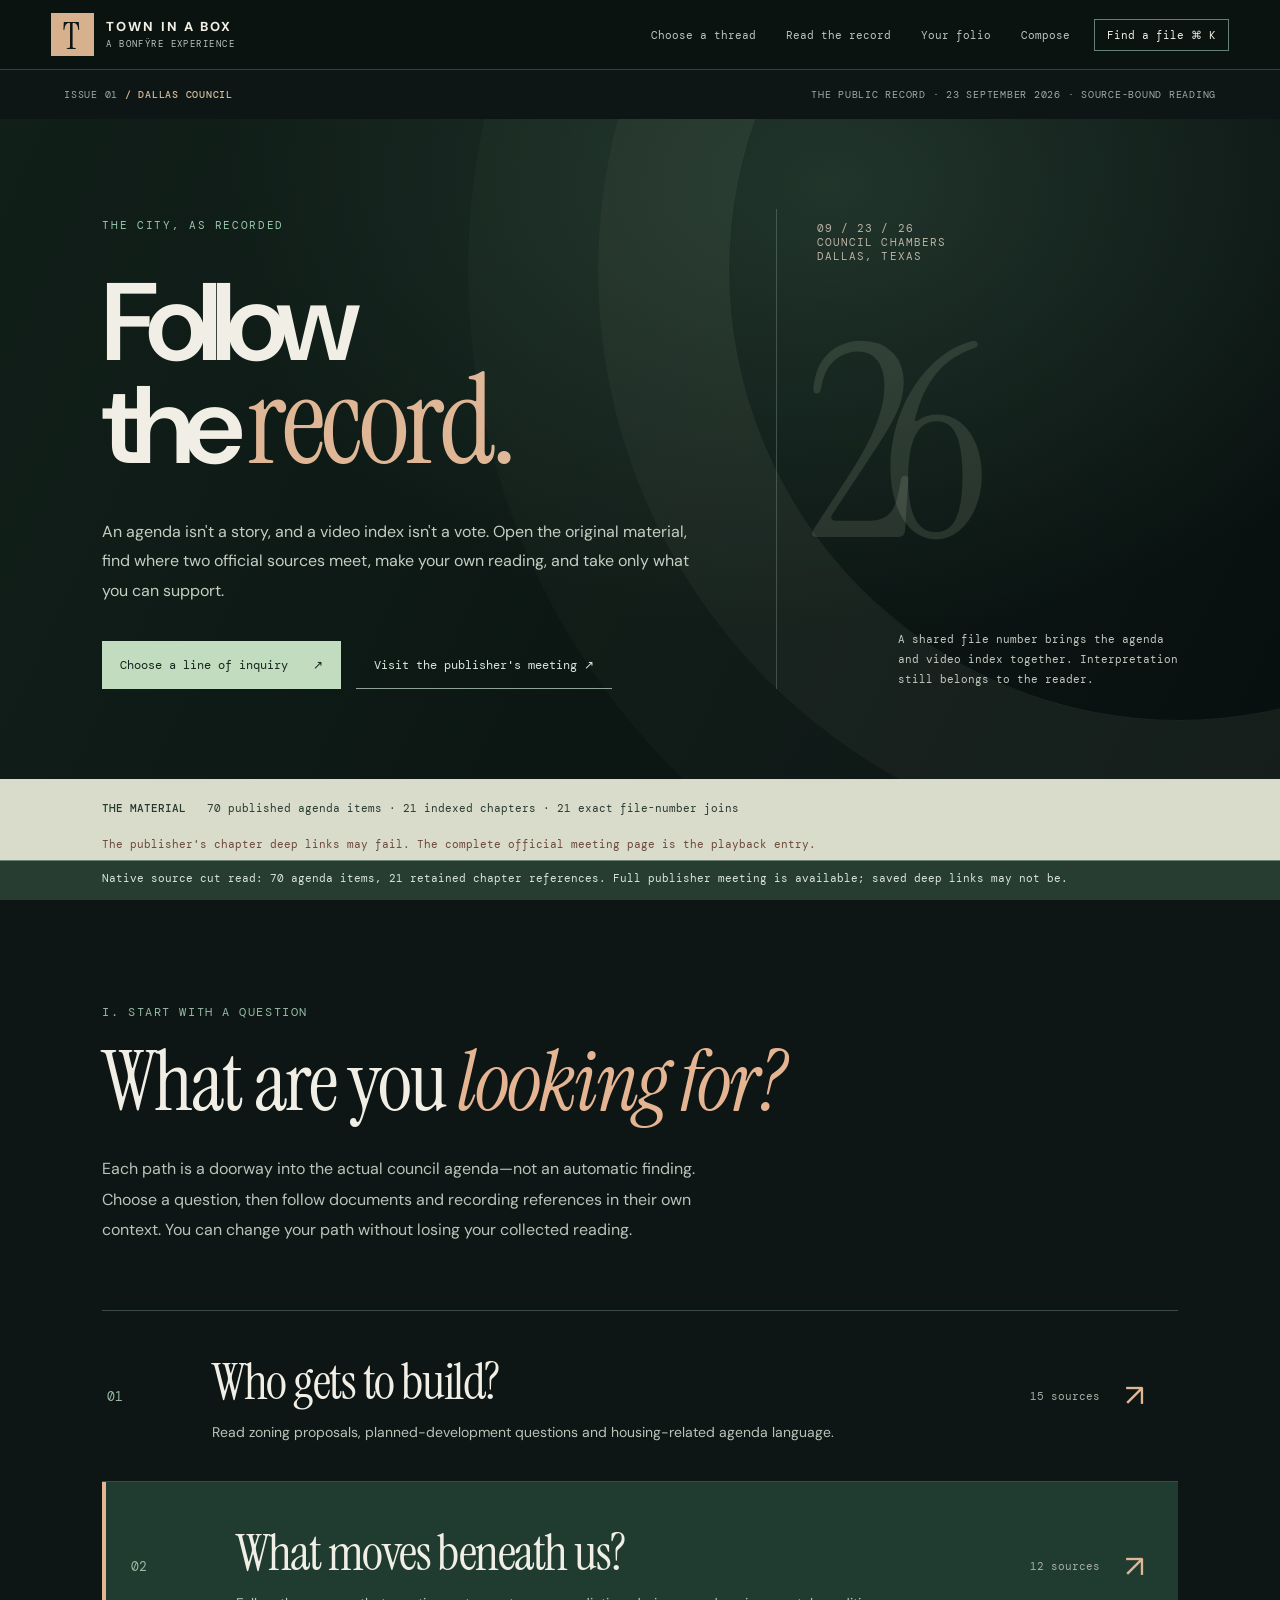
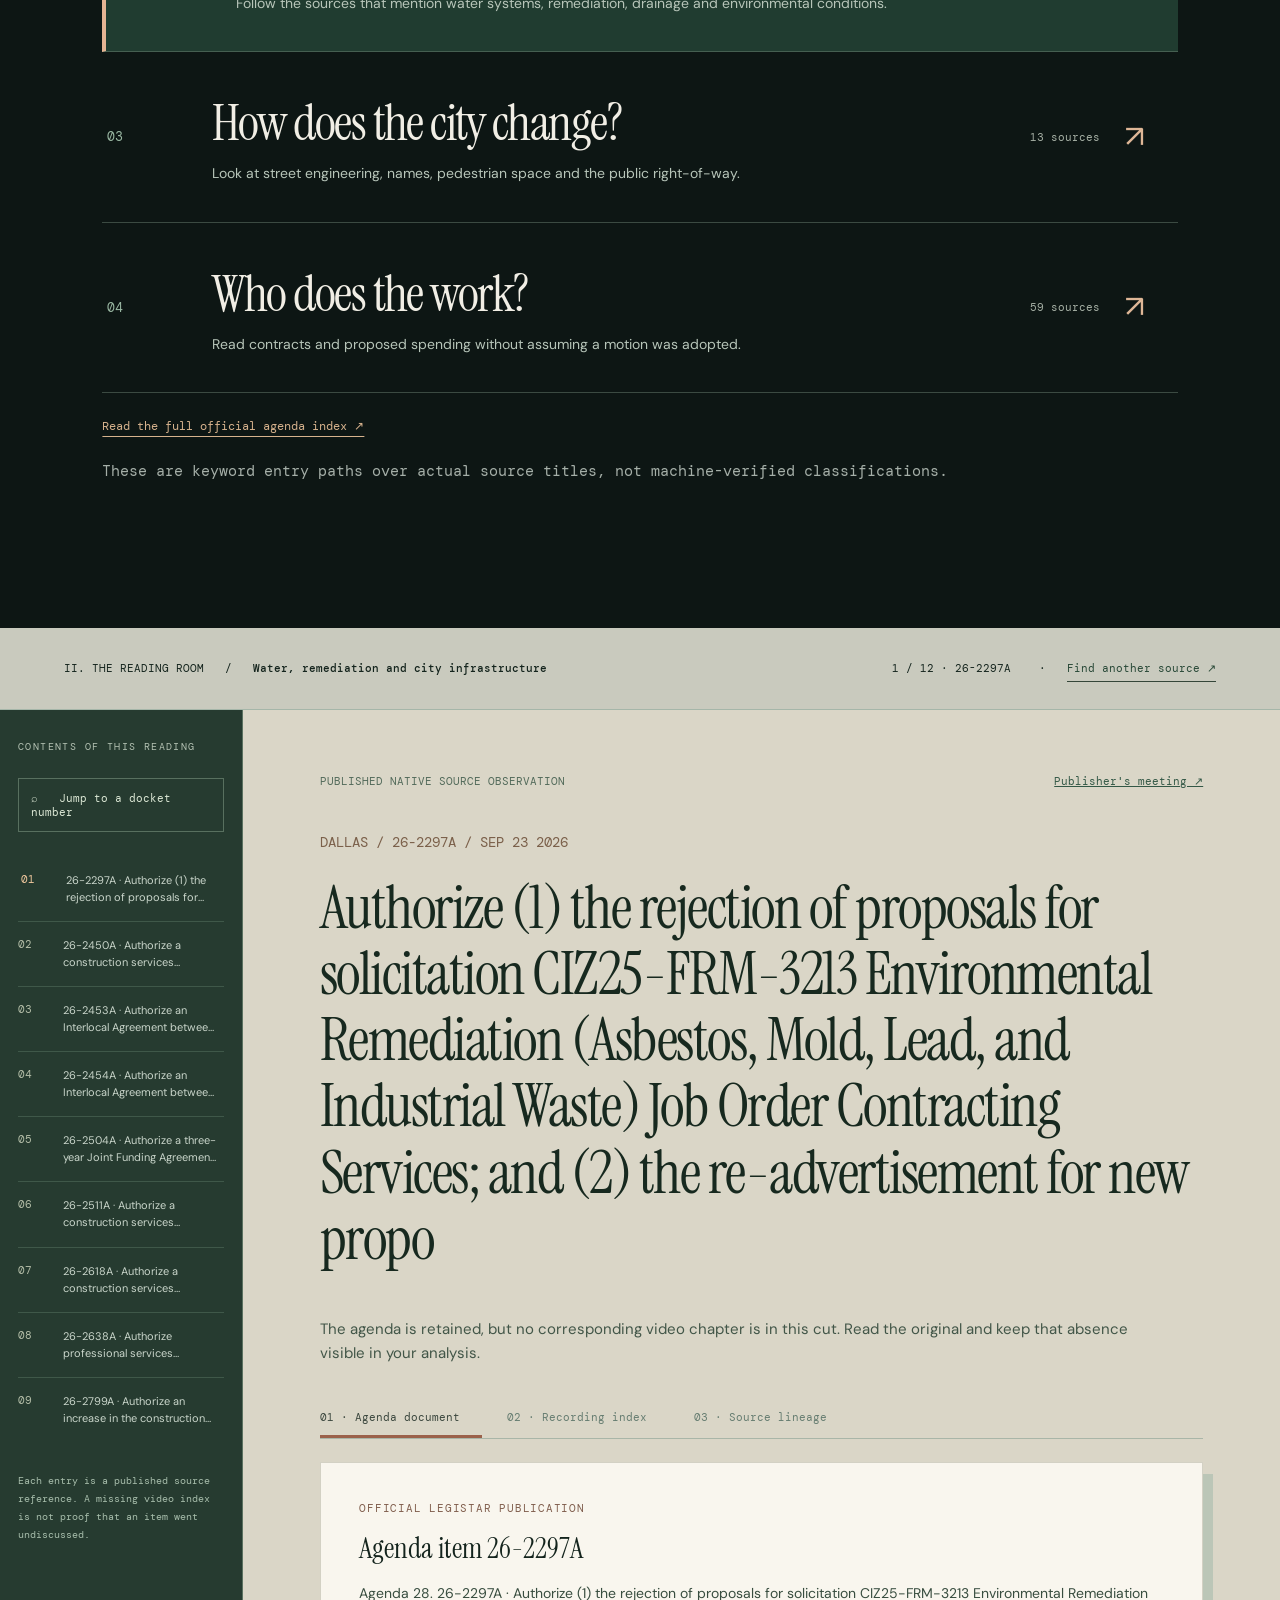
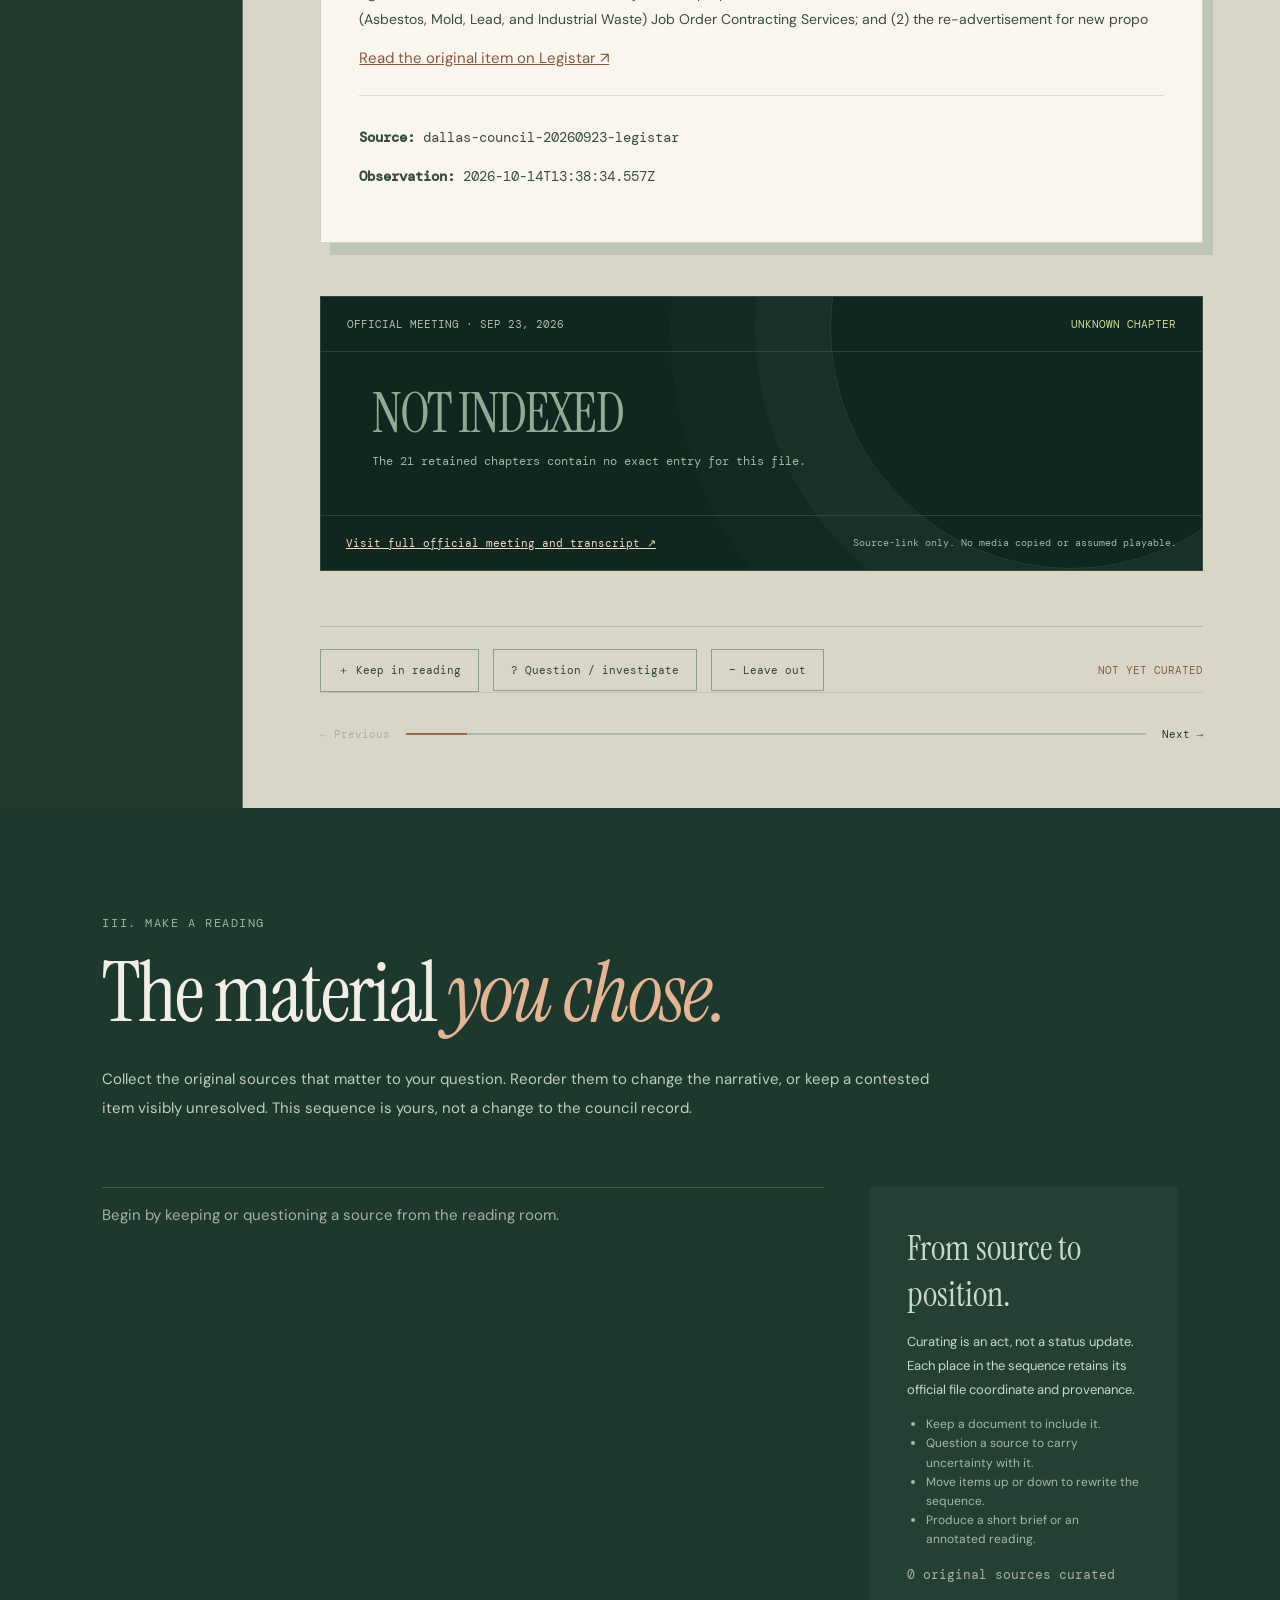
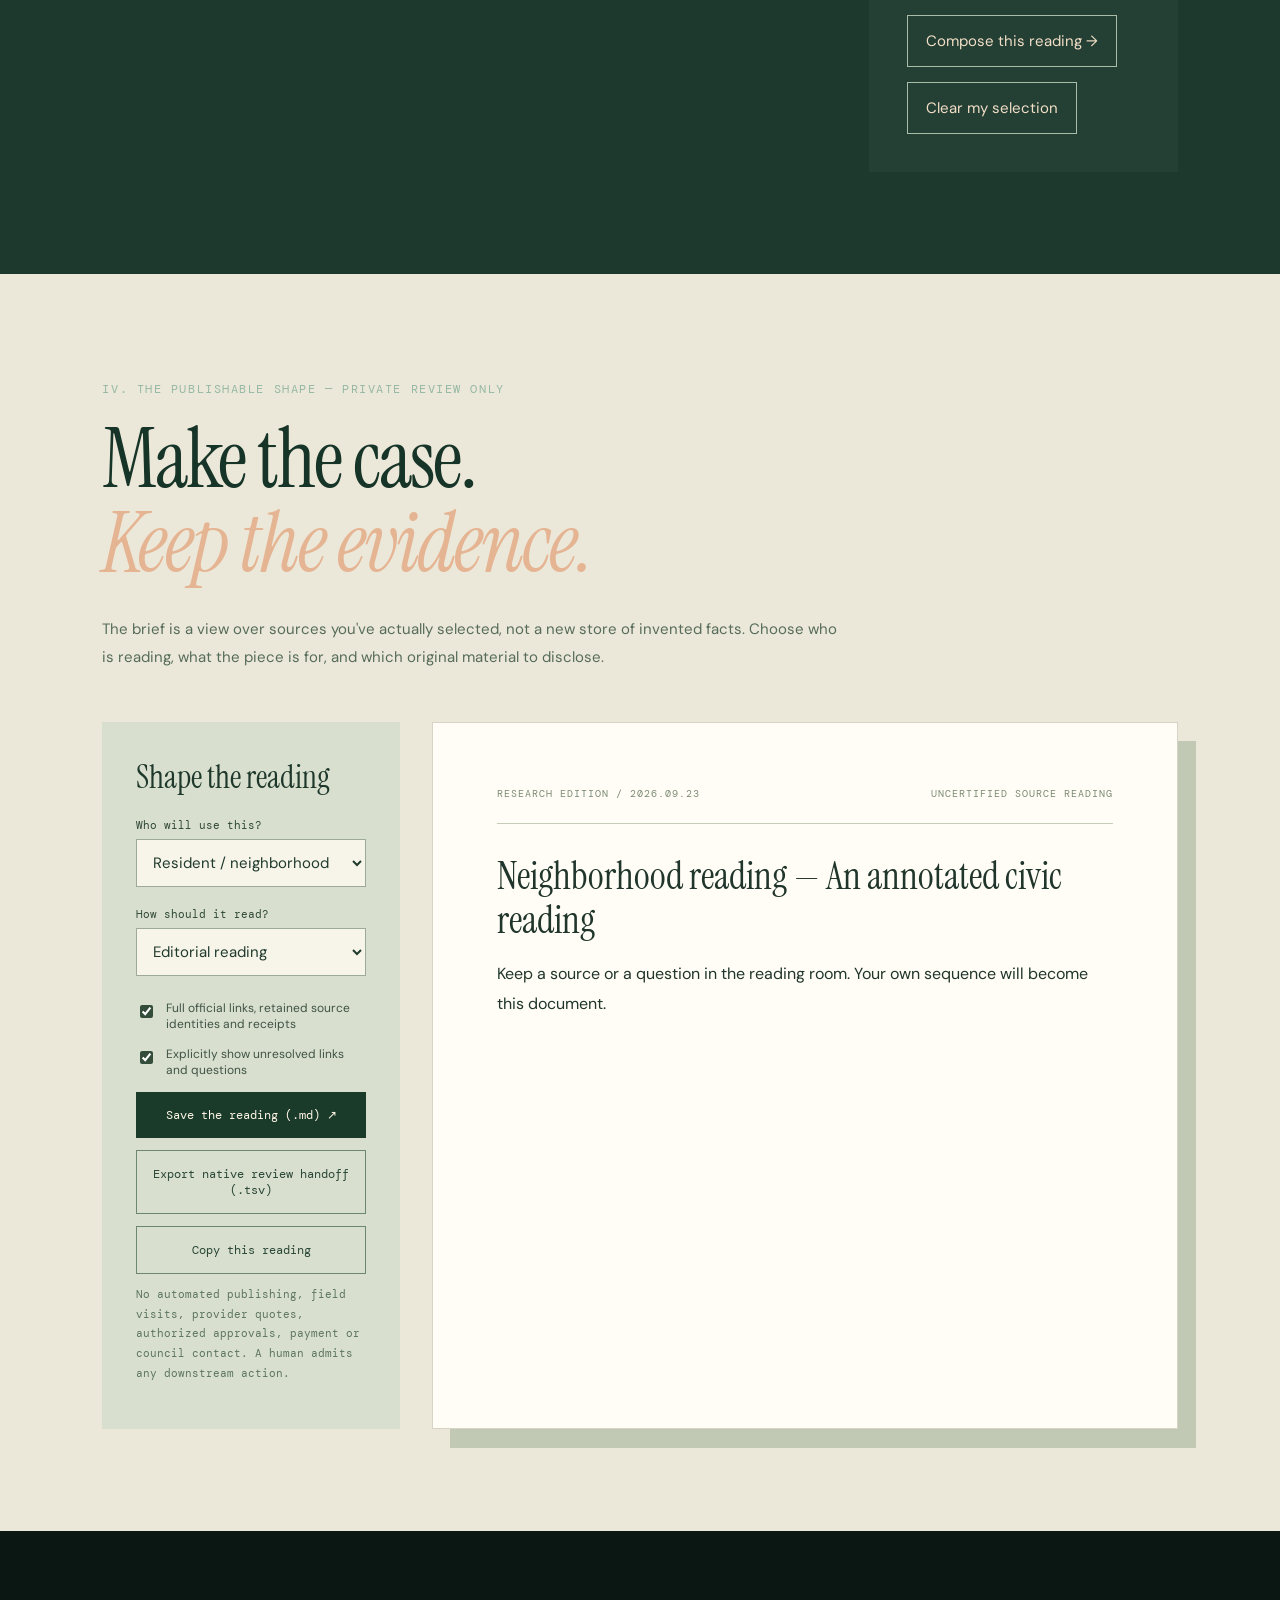
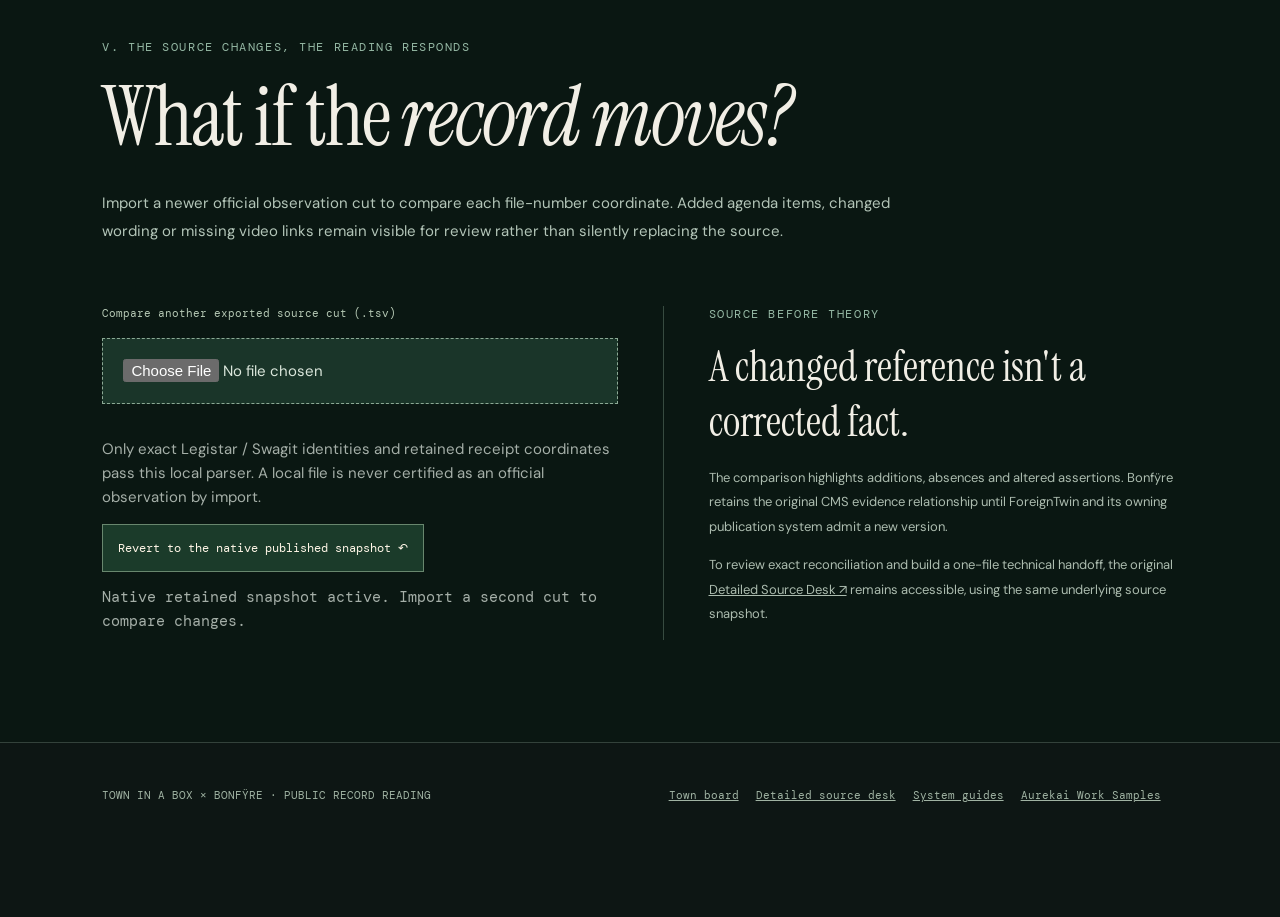
<file: site/civic-council/reading-room.html>
<!doctype html>
<html lang="en">
<head>
<meta charset="utf-8">
<meta name="viewport" content="width=device-width,initial-scale=1">
<meta name="description" content="An immersive, source-bound council reading room. Explore Dallas agenda documents, open the publisher's media index, curate a reading and compose a referenced briefing.">
<link rel="stylesheet" href="./reading.css">
<script src="./reading.js" defer></script>
<meta name="theme-color" content="#0d1614">
<title>Council Reading Room — Town in a Box · Bonfÿre</title>
</head>
<body>
<a class="skip" href="#paths">Skip to the documents</a>
<div class="bar">
  <a class="brand" href="../"><i>T</i><span>TOWN IN A BOX<small>A BONFŸRE EXPERIENCE</small></span></a>
  <nav aria-label="Reading room">
    <a href="#paths">Choose a thread</a>
    <a href="#reader">Read the record</a>
    <a href="#folio">Your folio</a>
    <a href="#compose">Compose</a>
  </nav>
  <button class="top-button" type="button" id="openLookup" aria-haspopup="dialog" aria-controls="lookup">Find a file <span aria-hidden="true">⌘ K</span></button>
</div>
<div class="issue"><span>ISSUE 01 <strong>/ DALLAS COUNCIL</strong></span><span>THE PUBLIC RECORD · 23 SEPTEMBER 2026 · SOURCE-BOUND READING</span></div>
<header class="opening">
  <div class="opening-copy">
    <div class="overline">THE CITY, AS RECORDED</div>
    <h1>Follow<br>the <em>record.</em></h1>
    <p>An agenda isn't a story, and a video index isn't a vote. Open the original material, find where two official sources meet, make your own reading, and take only what you can support.</p>
    <div class="opening-actions">
      <a class="link-solid" href="#paths">Choose a line of inquiry <span>↗</span></a>
      <a class="link-quiet" href="https://dallastx.new.swagit.com/videos/402001" target="_blank" rel="noopener noreferrer">Visit the publisher's meeting ↗</a>
    </div>
  </div>
  <div class="opening-art" aria-hidden="true">
    <div class="colophon">09 / 23 / 26<br>COUNCIL CHAMBERS<br>DALLAS, TEXAS</div>
    <div class="numeral">26</div>
    <div class="caption">A shared file number brings the agenda and video index together. Interpretation still belongs to the reader.</div>
  </div>
</header>
<div class="seal">
  <span><b>THE MATERIAL</b> &nbsp; 70 published agenda items · 21 indexed chapters · 21 exact file-number joins</span>
  <span class="caution">The publisher's chapter deep links may fail. The complete official meeting page is the playback entry.</span>
</div>

<main>
<section id="paths" class="paths" aria-labelledby="pathHeading">
  <span class="chapter-no">I. START WITH A QUESTION</span>
  <h2 id="pathHeading">What are you <em>looking for?</em></h2>
  <p>Each path is a doorway into the actual council agenda—not an automatic finding. Choose a question, then follow documents and recording references in their own context. You can change your path without losing your collected reading.</p>
  <div id="pathButtons" class="path-list" aria-label="Suggested lines of inquiry">
    <p class="quiet">Reading the council source…</p>
  </div>
  <div class="underpaths">
    <button class="text-button" id="openAll" type="button">Read the full official agenda index ↗</button>
    <span class="mono quiet" id="pathIntro">The source is loading.</span>
  </div>
</section>

<section id="reader" class="reader" aria-labelledby="documentHeading">
  <div class="reading-head">
    <div>II. THE READING ROOM &nbsp; / &nbsp; <b id="readerPathName">Choose a line of inquiry</b></div>
    <div><span id="chapterPosition">—</span> &nbsp;&nbsp; · &nbsp; <button type="button" id="readerFind">Find another source ↗</button></div>
  </div>
  <div class="reader-grid">
    <aside class="contents">
      <div class="contents-sticky">
        <div class="small-title">CONTENTS OF THIS READING</div>
        <button class="look-up" id="contentsSearch" type="button">⌕ &nbsp; Jump to a docket number</button>
        <div class="contents-scroll"><ol id="chapterContents" class="contents-list" aria-label="Items in the selected reading"></ol></div>
        <div class="contents-footer">Each entry is a published source reference. A missing video index is not proof that an item went undiscussed.</div>
      </div>
    </aside>
    <article class="passage" aria-labelledby="documentHeading">
      <div class="passage-top"><span id="readingLabel">ORIGINAL AGENDA · SOURCE RETAINED</span><a id="openMeetingTop" href="https://dallastx.new.swagit.com/videos/402001" target="_blank" rel="noopener noreferrer">Publisher's meeting ↗</a></div>
      <div id="fileNum" class="folio-id">DALLAS / ORIGINAL SOURCE</div>
      <h2 id="documentHeading">The document is the interface.</h2>
      <p id="sourceExplainer" class="passage-explain">Choose a source to read it in context, compare its official indexes and gather material for an attributable brief.</p>
      <div class="source-switch" id="sourceTabButtons" aria-label="Source reading">
        <button type="button" data-tab="agenda" class="selected">01 · Agenda document</button>
        <button type="button" data-tab="media">02 · Recording index</button>
        <button type="button" data-tab="provenance">03 · Source lineage</button>
      </div>
      <div id="sourceSheet" class="source-sheet" aria-live="polite">
        <div class="source-eyebrow">OFFICIAL TEXT · AS RETAINED</div>
        <h3>Select a council file to begin reading.</h3>
      </div>
      <div class="theater" id="theater" aria-label="Recording index">
        <div class="theater-head"><span>OFFICIAL MEETING · SEP 23, 2026</span><span class="live" id="filmStatus">SOURCE INDEX</span></div>
        <div class="theater-body"><div class="theater-time" id="filmTime">—</div><p id="filmLabel">An indexed timestamp will appear here if one is retained.</p></div>
        <div class="theater-links">
          <a id="filmLink" href="https://dallastx.new.swagit.com/videos/402001" target="_blank" rel="noopener noreferrer">Open full meeting and publisher transcript ↗</a>
          <span class="sub">Source-link only. No media copied or assumed playable.</span>
        </div>
      </div>
      <div class="research-gestures" aria-label="Curate this source">
        <button type="button" id="keepButton">＋ Keep in reading</button>
        <button type="button" id="questionButton" class="question">? Question / investigate</button>
        <button type="button" id="skipButton">− Leave out</button>
        <span class="note" id="activeDecision">NOT YET CURATED</span>
      </div>
      <div id="questionPane" class="inline-question">
        <label for="questionInput">Your question about this exact source</label>
        <textarea id="questionInput" maxlength="900" placeholder="Which claim, timestamp, record or authority still needs checking?"></textarea>
        <button class="text-button" id="saveQuestion" type="button">Keep the question with this source ↗</button>
      </div>
      <div class="page-turn">
        <button type="button" id="prevButton">← Previous</button>
        <div class="progress"><span id="progressBar"></span></div>
        <button type="button" id="nextButton">Next →</button>
      </div>
    </article>
  </div>
</section>

<section id="folio" class="folio" aria-labelledby="folioHeading">
  <div class="folio-heading"><span class="chapter-no">III. MAKE A READING</span>
    <h2 id="folioHeading">The material <em>you chose.</em></h2>
    <p>Collect the original sources that matter to your question. Reorder them to change the narrative, or keep a contested item visibly unresolved. This sequence is yours, not a change to the council record.</p></div>
  <div class="folio-layout">
    <div><div id="folioItems" class="folio-list" aria-live="polite"><p class="quiet">Nothing collected yet.</p></div></div>
    <aside class="folio-helper"><h3>From source to position.</h3><p>Curating is an act, not a status update. Each place in the sequence retains its official file coordinate and provenance.</p>
      <ul><li>Keep a document to include it.</li><li>Question a source to carry uncertainty with it.</li><li>Move items up or down to rewrite the sequence.</li><li>Produce a short brief or an annotated reading.</li></ul>
      <p class="mono quiet" id="folioCount">0 sources held</p>
      <button type="button" id="goCompose">Compose this reading →</button>
      <button type="button" id="clearFolio">Clear my selection</button>
    </aside>
  </div>
</section>

<section id="compose" class="compose" aria-labelledby="composeHeading">
  <span class="chapter-no">IV. THE PUBLISHABLE SHAPE — PRIVATE REVIEW ONLY</span>
  <h2 id="composeHeading">Make the case.<br><em>Keep the evidence.</em></h2>
  <p>The brief is a view over sources you've actually selected, not a new store of invented facts. Choose who is reading, what the piece is for, and which original material to disclose.</p>
  <div class="compose-layout">
    <div class="compose-controls">
      <h3>Shape the reading</h3>
      <label for="audienceSelect">Who will use this?</label>
      <select id="audienceSelect"><option value="public">Resident / neighborhood</option><option value="research">Journalist / researcher</option><option value="operator">Institutional reviewer</option><option value="planning">Planning / housing analyst</option></select>
      <label for="reportMode">How should it read?</label>
      <select id="reportMode"><option value="essay">Editorial reading</option><option value="sources">Source dossier</option><option value="handoff">Verification handoff</option></select>
      <div class="checks">
        <label class="check"><input type="checkbox" id="includeCitations" checked> Full official links, retained source identities and receipts</label>
        <label class="check"><input type="checkbox" id="includeGaps" checked> Explicitly show unresolved links and questions</label>
      </div>
      <button type="button" id="exportMarkdown">Save the reading (.md) ↗</button>
      <button class="secondary" type="button" id="exportTSV">Export native review handoff (.tsv)</button>
      <button class="secondary" type="button" id="copyBrief">Copy this reading</button>
      <p>No automated publishing, field visits, provider quotes, authorized approvals, payment or council contact. A human admits any downstream action.</p>
    </div>
    <div class="paper" aria-live="polite">
      <div class="paper-meta"><span>RESEARCH EDITION / 2026.09.23</span><span id="publicationLabel">UNCERTIFIED SOURCE READING</span></div>
      <article id="composedArticle"><h3>Your sources will form the piece.</h3><p>Keep one original item to begin.</p></article>
    </div>
  </div>
</section>

<section id="comparison" class="comparison" aria-labelledby="comparisonHeading">
  <span class="chapter-no">V. THE SOURCE CHANGES, THE READING RESPONDS</span>
  <h2 id="comparisonHeading">What if the <em>record moves?</em></h2>
  <p>Import a newer official observation cut to compare each file-number coordinate. Added agenda items, changed wording or missing video links remain visible for review rather than silently replacing the source.</p>
  <div class="comparison-layout">
    <div>
      <label for="candidateFile">Compare another exported source cut (.tsv)</label>
      <input type="file" id="candidateFile" accept=".tsv,.txt,text/tab-separated-values,text/plain">
      <p class="quiet">Only exact Legistar / Swagit identities and retained receipt coordinates pass this local parser. A local file is never certified as an official observation by import.</p>
      <div class="compare-actions"><button type="button" id="resetImport">Revert to the native published snapshot ↶</button></div>
      <div id="changesSummary" class="mono quiet">No candidate has been imported.</div>
      <div id="changeItems" class="compare-output"></div>
    </div>
    <aside><div class="chapter-no">SOURCE BEFORE THEORY</div><h3 style="font:42px var(--serif);margin:17px 0">A changed reference isn't a corrected fact.</h3>
      <p>The comparison highlights additions, absences and altered assertions. Bonfÿre retains the original CMS evidence relationship until ForeignTwin and its owning publication system admit a new version.</p>
      <p>To review exact reconciliation and build a one-file technical handoff, the original <a href="./desk.html">Detailed Source Desk ↗</a> remains accessible, using the same underlying source snapshot.</p></aside>
  </div>
</section>
</main>
<footer class="footer"><span>TOWN IN A BOX <span aria-hidden="true">×</span> BONFŸRE · PUBLIC RECORD READING</span><div><a href="../">Town board</a><a href="./desk.html">Detailed source desk</a><a href="https://docs.aurekai.work/">System guides</a><a href="https://aurekai-work-samples.pages.dev/">Aurekai Work Samples</a></div></footer>
<div id="statusMessage" class="status" role="status" aria-live="polite">Preparing a source-bound reading…</div>
<dialog id="lookup" aria-labelledby="lookupHeading"><button class="dialog-close" type="button" id="closeLookup">Close ✕</button><h2 id="lookupHeading">Find the original.</h2><p>Search all 70 official agenda files. Enter a docket number, a street, a person or source language, then jump straight to its reading.</p><input type="search" id="lookupInput" placeholder="26-2899A, groundwater, housing…" autocomplete="off"><div id="lookupResults" class="lookup-results"></div><p class="mono">⌘ K / Ctrl K opens · Esc closes · ↑ ↓ moves through results</p></dialog>
</body>
</html>
</file>
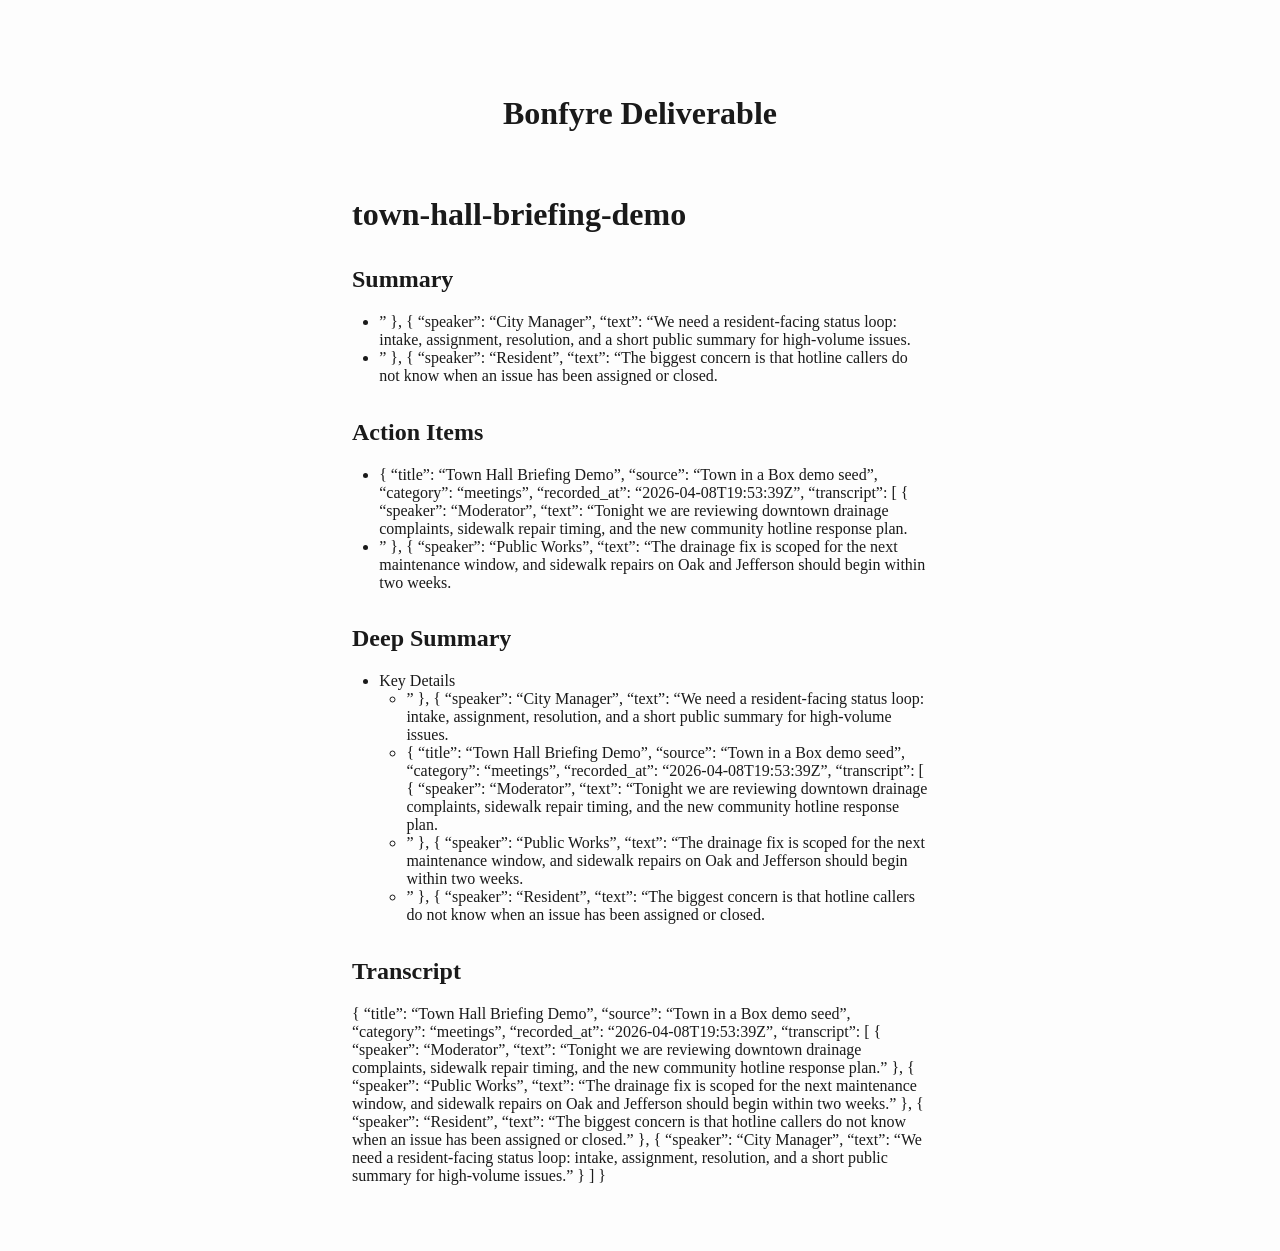
<file: site/meetings/town-hall-briefing-demo.html>
<!DOCTYPE html>
<html xmlns="http://www.w3.org/1999/xhtml" lang="" xml:lang="">
<head>
  <meta charset="utf-8" />
  <meta name="generator" content="pandoc" />
  <meta name="viewport" content="width=device-width, initial-scale=1.0, user-scalable=yes" />
  <title>Bonfyre Deliverable</title>
  <style>
    html {
      color: #1a1a1a;
      background-color: #fdfdfd;
    }
    body {
      margin: 0 auto;
      max-width: 36em;
      padding-left: 50px;
      padding-right: 50px;
      padding-top: 50px;
      padding-bottom: 50px;
      hyphens: auto;
      overflow-wrap: break-word;
      text-rendering: optimizeLegibility;
      font-kerning: normal;
    }
    @media (max-width: 600px) {
      body {
        font-size: 0.9em;
        padding: 12px;
      }
      h1 {
        font-size: 1.8em;
      }
    }
    @media print {
      html {
        background-color: white;
      }
      body {
        background-color: transparent;
        color: black;
        font-size: 12pt;
      }
      p, h2, h3 {
        orphans: 3;
        widows: 3;
      }
      h2, h3, h4 {
        page-break-after: avoid;
      }
    }
    p {
      margin: 1em 0;
    }
    a {
      color: #1a1a1a;
    }
    a:visited {
      color: #1a1a1a;
    }
    img {
      max-width: 100%;
    }
    h1, h2, h3, h4, h5, h6 {
      margin-top: 1.4em;
    }
    h5, h6 {
      font-size: 1em;
      font-style: italic;
    }
    h6 {
      font-weight: normal;
    }
    ol, ul {
      padding-left: 1.7em;
      margin-top: 1em;
    }
    li > ol, li > ul {
      margin-top: 0;
    }
    blockquote {
      margin: 1em 0 1em 1.7em;
      padding-left: 1em;
      border-left: 2px solid #e6e6e6;
      color: #606060;
    }
    code {
      font-family: Menlo, Monaco, Consolas, 'Lucida Console', monospace;
      font-size: 85%;
      margin: 0;
      hyphens: manual;
    }
    pre {
      margin: 1em 0;
      overflow: auto;
    }
    pre code {
      padding: 0;
      overflow: visible;
      overflow-wrap: normal;
    }
    .sourceCode {
     background-color: transparent;
     overflow: visible;
    }
    hr {
      background-color: #1a1a1a;
      border: none;
      height: 1px;
      margin: 1em 0;
    }
    table {
      margin: 1em 0;
      border-collapse: collapse;
      width: 100%;
      overflow-x: auto;
      display: block;
      font-variant-numeric: lining-nums tabular-nums;
    }
    table caption {
      margin-bottom: 0.75em;
    }
    tbody {
      margin-top: 0.5em;
      border-top: 1px solid #1a1a1a;
      border-bottom: 1px solid #1a1a1a;
    }
    th {
      border-top: 1px solid #1a1a1a;
      padding: 0.25em 0.5em 0.25em 0.5em;
    }
    td {
      padding: 0.125em 0.5em 0.25em 0.5em;
    }
    header {
      margin-bottom: 4em;
      text-align: center;
    }
    #TOC li {
      list-style: none;
    }
    #TOC ul {
      padding-left: 1.3em;
    }
    #TOC > ul {
      padding-left: 0;
    }
    #TOC a:not(:hover) {
      text-decoration: none;
    }
    code{white-space: pre-wrap;}
    span.smallcaps{font-variant: small-caps;}
    div.columns{display: flex; gap: min(4vw, 1.5em);}
    div.column{flex: auto; overflow-x: auto;}
    div.hanging-indent{margin-left: 1.5em; text-indent: -1.5em;}
    /* The extra [class] is a hack that increases specificity enough to
       override a similar rule in reveal.js */
    ul.task-list[class]{list-style: none;}
    ul.task-list li input[type="checkbox"] {
      font-size: inherit;
      width: 0.8em;
      margin: 0 0.8em 0.2em -1.6em;
      vertical-align: middle;
    }
    .display.math{display: block; text-align: center; margin: 0.5rem auto;}
  </style>
</head>
<body>
<header id="title-block-header">
<h1 class="title">Bonfyre Deliverable</h1>
</header>
<h1 id="town-hall-briefing-demo">town-hall-briefing-demo</h1>
<h2 id="summary">Summary</h2>
<ul>
<li>” }, { “speaker”: “City Manager”, “text”: “We need a resident-facing
status loop: intake, assignment, resolution, and a short public summary
for high-volume issues.</li>
<li>” }, { “speaker”: “Resident”, “text”: “The biggest concern is that
hotline callers do not know when an issue has been assigned or
closed.</li>
</ul>
<h2 id="action-items">Action Items</h2>
<ul>
<li>{ “title”: “Town Hall Briefing Demo”, “source”: “Town in a Box demo
seed”, “category”: “meetings”, “recorded_at”: “2026-04-08T19:53:39Z”,
“transcript”: [ { “speaker”: “Moderator”, “text”: “Tonight we are
reviewing downtown drainage complaints, sidewalk repair timing, and the
new community hotline response plan.</li>
<li>” }, { “speaker”: “Public Works”, “text”: “The drainage fix is
scoped for the next maintenance window, and sidewalk repairs on Oak and
Jefferson should begin within two weeks.</li>
</ul>
<h2 id="deep-summary">Deep Summary</h2>
<ul>
<li>Key Details
<ul>
<li>” }, { “speaker”: “City Manager”, “text”: “We need a resident-facing
status loop: intake, assignment, resolution, and a short public summary
for high-volume issues.</li>
<li>{ “title”: “Town Hall Briefing Demo”, “source”: “Town in a Box demo
seed”, “category”: “meetings”, “recorded_at”: “2026-04-08T19:53:39Z”,
“transcript”: [ { “speaker”: “Moderator”, “text”: “Tonight we are
reviewing downtown drainage complaints, sidewalk repair timing, and the
new community hotline response plan.</li>
<li>” }, { “speaker”: “Public Works”, “text”: “The drainage fix is
scoped for the next maintenance window, and sidewalk repairs on Oak and
Jefferson should begin within two weeks.</li>
<li>” }, { “speaker”: “Resident”, “text”: “The biggest concern is that
hotline callers do not know when an issue has been assigned or
closed.</li>
</ul></li>
</ul>
<h2 id="transcript">Transcript</h2>
<p>{ “title”: “Town Hall Briefing Demo”, “source”: “Town in a Box demo
seed”, “category”: “meetings”, “recorded_at”: “2026-04-08T19:53:39Z”,
“transcript”: [ { “speaker”: “Moderator”, “text”: “Tonight we are
reviewing downtown drainage complaints, sidewalk repair timing, and the
new community hotline response plan.” }, { “speaker”: “Public Works”,
“text”: “The drainage fix is scoped for the next maintenance window, and
sidewalk repairs on Oak and Jefferson should begin within two weeks.” },
{ “speaker”: “Resident”, “text”: “The biggest concern is that hotline
callers do not know when an issue has been assigned or closed.” }, {
“speaker”: “City Manager”, “text”: “We need a resident-facing status
loop: intake, assignment, resolution, and a short public summary for
high-volume issues.” } ] }</p>
</body>
</html>
</file>
<file: site/civic-council/studio.css>
@import url('https://fonts.googleapis.com/css2?family=DM+Mono:wght@400;500&family=DM+Sans:wght@400;500;600;700;800&family=Instrument+Serif:ital@0;1&display=swap');
:root{color-scheme:dark;--ground:#0a1210;--panel:#101b17;--panel2:#16231d;--raised:#192a22;--line:#304139;--text:#edf1e7;--muted:#a7b8ad;--dim:#758f7d;--green:#a5dfb9;--amber:#edc591;--violet:#c4adf8;--red:#efa9a1;--mono:'DM Mono',ui-monospace,monospace;--display:'DM Sans',system-ui,sans-serif}
*{box-sizing:border-box}html{scroll-behavior:smooth}body{margin:0;background:var(--ground);color:var(--text);font-family:var(--display);line-height:1.55}button,input,select,textarea{font:inherit}button{cursor:pointer}a{color:inherit}a:hover{color:var(--amber)}button:focus-visible,input:focus-visible,select:focus-visible,textarea:focus-visible,a:focus-visible{outline:2px solid var(--green);outline-offset:3px}::selection{background:#9fe9bf;color:#0b1b11}
.page-shell{max-width:1680px;margin:auto}.skip{position:absolute;top:-90px;left:15px;background:#c4e4c3;color:#102017;z-index:99;padding:12px}.skip:focus{top:12px}
.global-nav{height:86px;border-bottom:1px solid var(--line);display:flex;align-items:center;gap:30px;padding:0 clamp(24px,5vw,90px)}.global-nav a{text-decoration:none}.mark{display:flex;gap:10px;align-items:center;font-weight:800;letter-spacing:.16em;font-size:14px;line-height:1.2}.mark small{display:block;font-size:10px;letter-spacing:.22em;color:var(--muted)}.mark-square{display:grid;place-items:center;width:38px;height:38px;background:var(--amber);color:#152018;font-family:'Instrument Serif',serif;font-size:30px;letter-spacing:0}.nav-divider{height:25px;border-left:1px solid var(--line)}.nav-section{font:11px var(--mono);letter-spacing:.12em;color:var(--green)}.nav-links{margin-left:auto;display:flex;gap:28px;font-size:12px;color:var(--muted)}.nav-links a:hover{text-decoration:underline}
.hero{position:relative;padding:88px clamp(24px,5vw,90px) 70px;display:grid;grid-template-columns:minmax(0,1.2fr) minmax(360px,.8fr);gap:60px;align-items:center;border-bottom:1px solid var(--line);background:radial-gradient(ellipse at 73% 14%,#203a2d88 0%,transparent 52%),linear-gradient(132deg,#0a1310,#111a15 77%);overflow:hidden}
.eyebrow,.section-kicker,.art-label,.caption-label{font:11px var(--mono);letter-spacing:.13em;color:var(--green)}.eyebrow{display:flex;gap:14px;align-items:center;flex-wrap:wrap}.eyebrow-led{height:7px;width:7px;border-radius:100%;background:var(--green);box-shadow:0 0 15px #a5dfb98f}.eyebrow-date{color:var(--dim)}
.hero h1{font-size:clamp(48px,5.4vw,91px);line-height:1.04;letter-spacing:-.075em;font-weight:700;max-width:820px;margin:29px 0 29px}.hero h1 em{font-family:'Instrument Serif',Georgia,serif;color:var(--amber);font-weight:400;letter-spacing:-.035em}
.hero-copy>p{color:var(--muted);max-width:660px;font-size:clamp(15px,1.1vw,18px);line-height:1.8}.hero-links{display:flex;flex-wrap:wrap;gap:13px;margin-top:35px}.primary-link,.secondary-link{padding:13px 18px;min-height:50px;display:inline-flex;align-items:center;gap:30px;font-size:13px;font-weight:700;text-decoration:none;border-radius:4px}.primary-link{color:#12251b;background:var(--green)}.primary-link:hover{color:#12251b;background:#c0edca}.secondary-link{color:var(--text);border:1px solid var(--line)}.secondary-link:hover{border-color:var(--amber)}
.hero-art{border:1px solid #486053;background:linear-gradient(135deg,#182b22,#101914);padding:25px;box-shadow:30px 30px 90px #0007;transform:rotate(1deg)}.hero-art svg{width:100%;margin:8px 0}.art-label{font-size:10px;color:var(--muted)}.art-footer{border-top:1px solid var(--line);padding-top:15px;display:flex;gap:15px;align-items:center;justify-content:space-between;font:9px var(--mono);color:var(--muted)}.art-footer code{font:12px var(--mono);color:var(--amber)}
.metrics{padding:0 clamp(24px,5vw,90px);display:grid;grid-template-columns:repeat(4,1fr);background:#12211a}.metric{padding:31px 24px 28px 0;border-right:1px solid var(--line);margin-right:25px}.metric:last-child{border-right:0}.metric span{display:block;font:10px var(--mono);letter-spacing:.08em;color:var(--muted)}.metric strong{display:block;font-size:clamp(36px,4vw,56px);font-weight:600;line-height:1.2;letter-spacing:-.07em;color:var(--green);margin:8px 0}.metric small{font-size:12px;color:var(--muted)}.metric-gap strong{color:var(--amber)}
.lineage-banner{display:flex;gap:20px;justify-content:space-between;flex-wrap:wrap;padding:15px clamp(24px,5vw,90px);border-top:1px solid var(--line);border-bottom:1px solid var(--line);font:11px var(--mono);color:var(--muted);background:#0f1914}.lineage-banner div:first-child{display:flex;align-items:center;gap:9px}.bullet{display:inline-block;height:6px;width:6px;border-radius:50%;background:var(--green)}.lineage-banner b{font-weight:500;color:var(--text)}.lineage-banner a{color:var(--amber)}
.workspace{padding:55px clamp(24px,5vw,90px) 80px;display:grid;grid-template-columns:minmax(0,1fr) minmax(360px,.93fr);gap:24px;align-items:start}
.records-panel,.detail-panel,.lower-section{border:1px solid var(--line);background:#101a16}.records-panel,.detail-panel{padding:clamp(20px,2.4vw,36px)}.detail-panel{background:linear-gradient(180deg,#17231d,#0e1713)}
.section-top{display:flex;justify-content:space-between;gap:20px;align-items:start;margin-bottom:27px}.section-top h2{font-size:clamp(24px,2.5vw,34px);letter-spacing:-.045em;line-height:1.2;margin:10px 0}.section-top p{margin:0;max-width:650px;color:var(--muted);font-size:13px;line-height:1.8}.section-icon{font:36px 'Instrument Serif',serif;color:var(--amber);line-height:1}
label{display:block;color:var(--muted);font:12px var(--mono);margin-bottom:9px}input[type=search],input[type=file],select,textarea{display:block;width:100%;background:#0a1510;border:1px solid #395245;border-radius:4px;color:var(--text);padding:12px 14px;outline:0}input[type=file]{font-size:12px}input[type=file]::file-selector-button{color:#112119;background:var(--green);border:0;border-radius:2px;padding:9px;margin-right:15px;cursor:pointer}input:focus,select:focus,textarea:focus{border-color:var(--green);outline:0;box-shadow:0 0 0 1px var(--green)}textarea{resize:vertical;min-height:96px}select{cursor:pointer}.search-wrap{margin:0 0 16px}.search-wrap input{font-size:14px}
.filters{display:flex;gap:6px;flex-wrap:wrap;margin-bottom:22px}.filters button{border:1px solid var(--line);color:var(--muted);border-radius:4px;background:transparent;padding:8px 10px;font:11px var(--mono)}.filters button.active{background:#254336;border-color:#557965;color:#d7eeda}.filters button:hover{border-color:var(--amber)}
.record-list-meta{display:flex;align-items:center;justify-content:space-between;gap:8px;font:10px var(--mono);letter-spacing:.06em;color:var(--dim);padding:0 0 10px;border-bottom:1px solid var(--line)}
.record-list{max-height:660px;overflow-y:auto;overscroll-behavior:contain;scrollbar-width:thin;scrollbar-color:#465d4d transparent}.record{display:block;width:100%;text-align:left;background:transparent;border:0;border-bottom:1px solid #283a30;color:var(--text);padding:19px 12px;transition:background .15s}.record:hover{background:#182920}.record.selected{background:#1c3228;box-shadow:inset 3px 0 var(--green)}.record-meta,.record-foot{display:flex;justify-content:space-between;align-items:center;gap:8px;flex-wrap:wrap}.file-id{font:12px var(--mono);color:var(--amber)}.record-title{font-size:13px;line-height:1.5;max-height:3em;overflow:hidden;margin:13px 0;color:#d3e2d8}.record-foot{font-size:11px;color:var(--dim)}.mono{font-family:var(--mono);color:var(--green)}.pill{font:10px var(--mono);padding:4px 7px;background:#26332a;border:1px solid var(--line);border-radius:3px;color:var(--muted)}.pill.green{background:#1d382a;color:#b9e5c7;border-color:#34583e}.pill.muted{color:#c7c0a9;background:#2b2920}.pill.amber{color:var(--amber);background:#332b20;border-color:#594330}.pill.violet{color:var(--violet);background:#2d273c}
.timeline-box{border-top:1px solid var(--line);padding-top:25px;margin-top:15px}.timeline-heading,.timeline-caption{font:10px var(--mono);display:flex;justify-content:space-between;color:var(--dim)}.time-track{height:40px;margin:22px 5px 3px;position:relative;border-top:1px solid #5c7967}.time-marker{position:absolute;top:-6px;width:11px;height:11px;border-radius:50%;padding:0;border:2px solid #102319;background:var(--amber)}.time-marker:hover,.time-marker:focus-visible{background:#fff5d9;transform:scale(1.5)}.timeline-caption{font-size:11px}
.detail-heading{padding-bottom:10px;border-bottom:1px solid var(--line)}.detail-content>.eyebrow{margin-bottom:11px}.detail-content h2{font-size:clamp(19px,2vw,26px);letter-spacing:-.025em;line-height:1.45;margin:12px 0 18px;font-weight:600}.detail-state{margin-bottom:14px}.explanation{font-size:13px;line-height:1.8;color:var(--muted)}.lineage-card{padding:20px 0;border-top:1px solid var(--line)}.lineage-card>.action-link{margin:12px 0}.action-link{display:inline-flex;color:var(--amber);font-weight:600;text-decoration:underline;text-underline-offset:4px;font-size:13px}.lineage-row{display:flex;flex-wrap:wrap;gap:9px;margin:11px 0;justify-content:space-between;font-size:11px}.lineage-row span{color:var(--dim);min-width:95px}.lineage-row code{color:#c5d4c9;word-break:break-all;font:10px var(--mono);max-width:100%}.empty,.minor{color:var(--dim);font-size:13px;line-height:1.8}.review-module{border-top:1px solid var(--line);padding-top:25px;margin-top:20px}.module-heading{display:flex;justify-content:space-between;align-items:center;gap:5px;margin-bottom:18px}.module-heading h3{margin:0;font-size:18px;letter-spacing:-.035em}.module-heading span{font:10px var(--mono);color:var(--amber)}.review-module label{margin-top:16px}.review-module .field-grid label{margin-top:0}.field-grid{display:grid;grid-template-columns:1fr 1fr;gap:14px}.action-row,.action-stack{display:flex;flex-wrap:wrap;gap:9px;margin-top:16px}.action-button,.outline-button,.quiet-button{border:0;border-radius:3px;min-height:42px;padding:11px 14px;text-align:center;font-size:12px;font-weight:700}.action-button{background:var(--green);color:#13241b}.action-button:hover{background:#c1f4d0}.outline-button{background:transparent;color:var(--text);border:1px solid var(--line)}.outline-button:hover{border-color:var(--amber)}.quiet-button{background:transparent;color:var(--muted);text-decoration:underline}.full{width:100%}.policy-caption{color:var(--dim);font-size:11px;line-height:1.7;margin-top:12px}.proof-list{margin-top:13px}.proof-chip{display:flex;align-items:center;justify-content:space-between;gap:15px;border-bottom:1px solid var(--line);padding:10px 0;font:11px var(--mono);color:#d3e5d4}.quiet{color:var(--amber);background:none;border:0;padding:5px}
.lower-section{margin:0 clamp(24px,5vw,90px) 26px;padding:clamp(24px,4vw,48px);scroll-margin-top:20px}.compare-grid,.brief-grid{display:grid;grid-template-columns:1fr 1fr;gap:26px}.import-panel,.diff-panel,.brief-controls,.brief-paper{background:#15231b;border:1px solid var(--line);padding:25px}.import-panel p,.diff-panel p{font-size:13px;color:var(--muted);line-height:1.7}.import-panel button{margin-top:13px}.candidate-result{margin-top:24px;color:var(--amber);font:12px var(--mono)}.diff-panel h3{margin:0 0 15px;font-size:17px}.diff-panel #changeList{max-height:260px;overflow:auto}.diff-line{border-bottom:1px solid var(--line);padding:11px 0;display:flex;flex-wrap:wrap;gap:9px;align-items:center;justify-content:space-between;font-size:12px}.diff-line b{font:11px var(--mono);font-weight:400}
.brief-section{background:linear-gradient(130deg,#142119,#101914)}.brief-controls>label:first-child{margin-top:0}.brief-controls>.check-line{display:flex;align-items:center;gap:10px;margin:17px 0;font:12px var(--display);color:#cbdccb}.check-line input{accent-color:#b2e9c8;width:17px;height:17px}.action-stack{display:grid;margin-top:30px}.brief-paper{background:#edf1e8;color:#23382a;box-shadow:14px 14px 0 #223d30;padding:30px;min-height:340px;overflow:hidden}.paper-label{display:flex;justify-content:space-between;font:10px var(--mono);letter-spacing:.07em;color:#577063;padding-bottom:18px;border-bottom:1px solid #b7c6b9;gap:10px}.brief-paper pre{font:13px/1.8 var(--mono);white-space:pre-wrap;overflow-wrap:anywhere;max-height:560px;overflow:auto;margin:23px 0 0}
.footer{padding:40px clamp(24px,5vw,90px) 58px;border-top:1px solid var(--line);display:flex;justify-content:space-between;flex-wrap:wrap;gap:30px}.footer strong{font-size:14px;letter-spacing:.1em}.footer strong span{color:var(--amber);margin:0 10px}.footer p{max-width:530px;color:var(--dim);font-size:12px;line-height:1.7}.foot-links{display:flex;gap:20px;flex-wrap:wrap;font-size:12px;color:var(--muted)}.message{position:sticky;bottom:0;padding:12px clamp(24px,5vw,90px);background:#223629;color:#d9e5d9;font:11px var(--mono);border-top:1px solid #516d55;z-index:5}
@media(max-width:1050px){.hero{grid-template-columns:1fr}.hero-art{max-width:650px;transform:none}.workspace{grid-template-columns:1fr}.record-list{max-height:470px}.detail-panel{max-width:none}.nav-section{display:none}}
@media(max-width:760px){.global-nav{padding:0 20px;height:auto;min-height:65px;flex-wrap:wrap;gap:10px}.nav-links{gap:16px;margin-left:auto}.nav-links a{font-size:10px}.nav-divider{display:none}.hero{padding:48px 20px 35px;gap:28px}.hero h1{font-size:47px}.hero-art{padding:10px}.metrics{grid-template-columns:repeat(2,1fr);padding:0 20px}.metric{padding:24px 10px 15px 0;margin-right:9px;border-bottom:1px solid var(--line)}.metric:nth-child(2){border-right:0}.lineage-banner{padding:17px 20px}.workspace{padding:26px 20px 40px}.lower-section{margin:0 20px 22px}.compare-grid,.brief-grid{grid-template-columns:1fr}.field-grid{grid-template-columns:1fr}.footer{padding:35px 20px}.section-top{margin-bottom:20px}}
@media(max-width:420px){.nav-links{width:100%;justify-content:space-between;padding-bottom:10px}.nav-links a:nth-child(2){display:none}.hero h1{font-size:42px}.hero-links>a{width:100%;justify-content:space-between}.record-meta{justify-content:start}.records-panel,.detail-panel,.lower-section{padding:18px}.brief-paper{padding:17px}.metrics{gap:0}.metric span{font-size:9px}}
@media(prefers-reduced-motion:reduce){*,*::before,*::after{scroll-behavior:auto!important;transition:none!important;animation:none!important}}
@media print{.global-nav,.metrics,.lineage-banner,.workspace,.compare-section,.brief-controls,.footer,.message,.hero-art,.hero-links{display:none!important}.hero{padding:10px 0;border:none}.hero h1{font-size:24px}.hero-copy>p{display:none}.brief-section{border:0;padding:0;margin:0}.brief-grid{display:block}.brief-paper{box-shadow:none;border:0;max-height:none;overflow:visible;background:white;color:black}.brief-paper pre{max-height:none;overflow:visible;font-size:11px;white-space:pre-wrap}.brief-section .section-top{display:none}}
</file>
<file: site/civic-council/media-room/studio.css>
/* Council Media Room: an editorial film table and source casebook, not a dashboard. */
:root{color-scheme:dark;--bg:#0d1c18;--panel:#182b24;--deep:#10231b;--line:#466455;--ink:#e6f0e5;--muted:#a9c0b4;--sage:#bbe2bb;--gold:#e4bd89;--paper:#efeee7;--danger:#f0bfa2}
*{box-sizing:border-box}body{margin:0;background:var(--bg);color:var(--ink);font:15px/1.55 Inter,"DM Sans",system-ui,sans-serif}html{scroll-behavior:smooth}a{color:var(--sage)}button,input,select,textarea{font:inherit}button{cursor:pointer}button:disabled{opacity:.55;cursor:not-allowed}a:focus-visible,button:focus-visible,input:focus-visible,textarea:focus-visible,select:focus-visible{outline:2px solid var(--gold);outline-offset:2px}
.wrap{width:min(1390px,calc(100% - 52px));margin:auto}.topbar{display:flex;align-items:center;justify-content:space-between;gap:18px;padding:19px 0;border-bottom:1px solid var(--line)}.logo{color:#e4f1df;font-size:14px;text-decoration:none;letter-spacing:.14em;font-weight:800}.logo span{display:inline-block;background:var(--sage);color:var(--bg);padding:8px 10px;margin-right:8px}.navigation{display:flex;gap:18px;flex-wrap:wrap}.navigation a{font-size:12px;text-decoration:none;color:var(--muted)}
.hero{display:grid;grid-template-columns:1.25fr .75fr;gap:35px;min-height:350px;padding:50px 0 30px;align-items:center}.eyebrow,.mono,.statsNote{font:11px ui-monospace,SFMono-Regular,monospace;letter-spacing:.085em;color:var(--gold);text-transform:uppercase}.hero h1{font:520 clamp(39px,5.7vw,76px)/1.04 system-ui,sans-serif;letter-spacing:-.07em;margin:12px 0 14px}.hero h1 em{font:400 italic 1em Georgia,serif;color:var(--sage)}.hero p{color:var(--muted);max-width:680px}.heroArt{border:1px solid #56735e;border-radius:8px;min-height:220px;background:radial-gradient(ellipse at 20% 10%,#31553d,#10231b 75%)}.heroArt svg{width:100%;height:215px}
.narrative{padding:17px 0;border-top:1px solid var(--line);border-bottom:1px solid var(--line);display:flex;justify-content:space-between;gap:18px;font-size:12px;color:var(--muted)}.narrative p{margin:0;max-width:820px}.narrative .statsNote{white-space:nowrap}
.progress{margin:24px 0 24px;display:grid;grid-template-columns:repeat(5,1fr);border:1px solid var(--line);border-radius:7px;overflow:hidden}.step{background:#162821;border-right:1px solid var(--line);padding:13px;display:grid;gap:4px}.step:last-child{border:0}.step b{color:var(--gold);font:11px ui-monospace,monospace}.step span{font-size:13px;font-weight:630}.step em{font:10px ui-monospace,monospace;color:#90a99a;font-style:normal}.step.complete em{color:var(--sage)}
.desk{display:grid;grid-template-columns:minmax(260px,.66fr) minmax(300px,1.12fr) minmax(285px,.73fr);gap:15px;align-items:start;padding-bottom:70px}.panel,.sidePanel{background:var(--panel);border:1px solid var(--line);border-radius:8px;overflow:hidden}.panel{padding:22px}.sidePanel{padding:0;position:sticky;top:12px}.panel h2{font-size:23px;letter-spacing:-.035em;margin:8px 0 14px;font-weight:600;line-height:1.2}.panel p,.panel small{color:var(--muted)}.panel p{font-size:13px}label{font-size:12px;color:#bdd2c5;display:grid;gap:7px;margin-bottom:13px}
input,select,textarea{width:100%;background:#10241c;color:var(--ink);border:1px solid #5a7a63;border-radius:5px;padding:10px 12px;min-height:42px;font-size:14px;min-width:0}textarea{resize:vertical;line-height:1.5}input::placeholder,textarea::placeholder{color:#7e9b8b}.fileList{display:grid;gap:7px;max-height:560px;overflow:auto}.fileRow{background:#10231c;border:1px solid #416250;border-radius:5px;color:var(--ink);text-align:left;padding:12px;display:grid;gap:5px}.fileRow.selected{border-color:var(--sage);background:#2b4735}.fileCode{font:11px ui-monospace,monospace;color:var(--gold)}.fileLabel{font-size:12px;line-height:1.45}.fileState{font:10px ui-monospace,monospace;color:#9ab2a2}.fileState.joined{color:var(--sage)}.empty{color:#98b0a2}
.videoShell{border:1px solid #51745b;padding:15px;border-radius:5px;background:#10211a}.screen{background:linear-gradient(130deg,#122a20,#273e30);position:relative;padding:28px 20px 38px;min-height:145px;border-radius:4px;border:1px solid #385e43}.screen strong{font-size:22px;font-weight:630;display:block}.screen small{font:11px ui-monospace,monospace;color:#aacbb0}.screen .icon{position:absolute;right:24px;top:35px;font-size:50px;color:#a0caa6;opacity:.4}.links{display:flex;gap:9px;flex-wrap:wrap;margin:13px 0}.button,.links a{border-radius:5px;background:#bbddbb;color:#122519;text-decoration:none;border:1px solid #b8e1b8;padding:10px 13px;min-height:42px;font-weight:670;font-size:12px;display:inline-flex;align-items:center;justify-content:center}.button.alt,.links a.alt{background:#183b2a;color:#d8ecd7;border-color:#608367}.links a[hidden]{display:none}
.timeline{height:130px;position:relative;border:1px solid var(--line);border-radius:7px;background:repeating-linear-gradient(90deg,#243a2d 0 1px,#182e23 1px 32px);margin:17px 0 15px}.timeline:before{content:"";position:absolute;left:3%;right:3%;top:62px;border-top:3px solid var(--gold)}.frame{position:absolute;top:42px;width:17px;height:42px;margin-left:-8px;border:1px solid #a6d4af;border-radius:3px;background:#2d5740;padding:0;z-index:2}.frame i{display:block;width:8px;height:8px;background:#cfe3bb;margin:auto}.frame.selected{background:#dfc28d;border-color:#dfc28d}.frame.selected i{background:#16261b}.ruler{position:absolute;bottom:5px;left:15px;right:15px;display:flex;justify-content:space-between;font:11px ui-monospace,monospace;color:#9fc5ad}.fields{display:grid;grid-template-columns:1fr 1fr;gap:10px}.lineage{padding:15px;background:#12271c;border:1px solid #45604a;border-radius:5px;margin:16px 0}.lineage p{overflow-wrap:anywhere;font:11px/1.7 ui-monospace,monospace}.lineage strong{color:#bce6b7;font-size:13px}.clipStatus{background:#274232;border-left:3px solid #b9dfb0;padding:14px;margin:12px 0}.clipStatus strong{color:#ddf2d2}.sourceClock{font:12px ui-monospace,monospace;color:var(--gold)}video.localVideo{width:100%;max-height:275px;background:black;border-radius:6px}
.paper{background:var(--paper);color:#253b30;padding:29px 23px}.paper h2{font:400 27px/1.12 Georgia,serif;letter-spacing:-.035em}.paper h3{font:11px ui-monospace,monospace;text-transform:uppercase;letter-spacing:.05em;border-bottom:1px solid #b2c5b0;margin:21px 0 9px;padding-bottom:6px;color:#56725f}.paper p{font-size:12px;overflow-wrap:anywhere;line-height:1.65}.paper .critical{color:#963b30;font-weight:650}.paper footer{font:10px ui-monospace,monospace;border-top:1px solid #b1c5b2;padding-top:14px;margin-top:25px}.paper a{color:#20583b}
.proofRow{display:flex;align-items:center;justify-content:space-between;gap:10px;background:#173225;border:1px solid #52745a;padding:10px;margin:6px 0;font-size:12px}.proofRow button{border:1px solid #9bbd9e;background:none;color:#cbe5ca;padding:6px}.warning{color:#e9c69c;border-left:3px solid #e5ad79;padding-left:12px;font-size:12px}.statusLine{font:12px ui-monospace,monospace;color:var(--gold);min-height:19px}.message{font:12px ui-monospace,monospace;color:#b8dcb3;min-height:18px}.message.error{color:var(--danger)}.mono.source{overflow-wrap:anywhere;max-width:100%}.noteBox{background:#0c2219;padding:14px;border-radius:5px;margin-top:18px}.sectionTitle{display:flex;justify-content:space-between;align-items:center;gap:10px}.muted{font-size:12px;color:var(--muted)}.siteFooter{border-top:1px solid var(--line);display:flex;justify-content:space-between;gap:25px;padding:24px 0 50px;color:#9dbca3;font-size:12px}
@media(max-width:1200px){.desk{grid-template-columns:minmax(260px,.8fr) minmax(0,1.3fr)}.sidePanel{grid-column:1/-1;position:static}.paper{max-width:790px;margin:auto}.hero{grid-template-columns:1fr .7fr}}@media(max-width:780px){.wrap{width:calc(100% - 30px)}.hero{grid-template-columns:1fr;min-height:auto}.heroArt{min-height:160px}.heroArt svg{height:165px}.desk{grid-template-columns:1fr}.progress{display:flex;overflow-x:auto}.step{min-width:145px}.fileList{max-height:320px}.narrative{display:block}.narrative .statsNote{white-space:normal}.sidePanel{position:static}.fields{grid-template-columns:1fr}.siteFooter{display:block}}@media(prefers-reduced-motion:reduce){html{scroll-behavior:auto}}
</file>
<file: site/civic-council/reading.css>
@import url('https://fonts.googleapis.com/css2?family=DM+Mono:wght@400;500&family=DM+Sans:wght@400;500;600;700;800&family=Instrument+Serif:ital@0;1&display=swap');
:root{--ink:#0d1614;--moss:#162d26;--verdigris:#75b4a0;--paper:#f1eee5;--cream:#fff9ea;--old:#e3d4b8;--copper:#bb7554;--mute:#a5afa8;--border:#344740;--serif:'Instrument Serif',Georgia,serif;--sans:'DM Sans',system-ui,sans-serif;--mono:'DM Mono',ui-monospace,monospace;color-scheme:dark}
*{box-sizing:border-box}html{scroll-behavior:smooth}body{margin:0;background:var(--ink);font:15px/1.6 var(--sans);color:var(--paper)}button,input,textarea,select{font:inherit}button{cursor:pointer}a{color:inherit}a:hover{color:#e5c4a5}button:focus-visible,a:focus-visible,input:focus-visible,textarea:focus-visible,select:focus-visible{outline:2px solid #e8af89;outline-offset:3px}::selection{background:#b57a59;color:#fff}
.skip{position:absolute;top:-60px;left:12px;padding:10px 20px;background:var(--paper);color:var(--ink);z-index:99}.skip:focus{top:12px}.quiet{color:var(--mute)}.mono{font-family:var(--mono)}.bar{min-height:70px;border-bottom:1px solid #ffffff30;display:flex;align-items:center;padding:12px clamp(20px,4vw,70px);gap:24px;background:#0a1310;position:relative;z-index:10}.brand{text-decoration:none;font-weight:800;letter-spacing:.16em;line-height:1;display:flex;align-items:center;gap:12px;font-size:13px;white-space:nowrap}.brand i{font:36px var(--serif);font-style:normal;color:var(--ink);background:#d7b08d;width:43px;height:43px;display:grid;place-items:center}.brand small{font:9px var(--mono);letter-spacing:.16em;display:block;color:#bdc5be;margin-top:5px}.bar nav{display:flex;align-items:center;gap:30px;margin-left:auto;font:11px var(--mono)}.bar nav a{text-decoration:none;color:#b9c5bc}.bar nav a:hover{color:#fff}.top-button{border:1px solid #648077;background:none;color:var(--paper);padding:8px 12px;font:11px var(--mono);border-radius:0}.top-button:hover{background:#254137}
.issue{max-width:1520px;margin:0 auto;padding:18px clamp(20px,5vw,85px);display:flex;justify-content:space-between;gap:20px;font:10px var(--mono);letter-spacing:.075em;color:#9eada4}.issue strong{font-weight:500;color:#d4ba9b}
.opening{position:relative;overflow:hidden;min-height:660px;padding:clamp(40px,7vw,110px) clamp(20px,8vw,130px);display:grid;grid-template-columns:1fr .62fr;align-items:end;gap:25px;background:radial-gradient(ellipse at 65% 10%,#39574777,transparent 54%),linear-gradient(115deg,#111f19,#08100f)}.opening:before{content:"";position:absolute;width:900px;height:900px;border:1px solid #b3c2aa1a;border-radius:50%;right:-350px;top:-300px;box-shadow:0 0 0 130px #b3c2aa0c,0 0 0 260px #b3c2aa07;pointer-events:none}.overline{font:11px var(--mono);letter-spacing:.15em;color:#99c8ad}.opening h1{font-size:clamp(64px,8.6vw,156px);letter-spacing:-.085em;font-weight:600;line-height:.89;max-width:880px;margin:42px 0}.opening h1 em{font:normal 1.12em/.8 var(--serif);color:#dfb797;letter-spacing:-.035em}.opening-copy{max-width:670px}.opening-copy p{max-width:600px;font-size:16px;color:#c6cec2;line-height:1.85}.opening-actions{margin-top:36px;display:flex;gap:15px;flex-wrap:wrap}.link-solid,.link-quiet{display:inline-flex;align-items:center;justify-content:space-between;gap:25px;min-height:48px;padding:12px 18px;font:12px var(--mono);text-decoration:none}.link-solid{background:#c2dcbf;color:#16251d}.link-solid:hover{background:white;color:#16251d}.link-quiet{border-bottom:1px solid #8ea395;color:#d8e5dc}.opening-art{position:relative;align-self:stretch;display:flex;flex-direction:column;justify-content:space-between;border-left:1px solid #6f857d77;padding:12px 0 0 40px}.opening-art .colophon{font:11px var(--mono);color:#bcb3a4;letter-spacing:.1em}.opening-art .numeral{font:clamp(145px,21vw,360px)/.7 var(--serif);color:#c9d8bb22;letter-spacing:-.13em;transform:translateX(-10px);white-space:nowrap}.opening-art .caption{font:11px/1.8 var(--mono);max-width:280px;color:#c4c9bf;align-self:flex-end}
.seal{padding:22px clamp(20px,8vw,130px);display:flex;justify-content:space-between;gap:22px;flex-wrap:wrap;background:#d9dbcb;color:#263b2e;border-bottom:1px solid #a9b8aa;font:11px var(--mono)}.seal b{font-weight:500}.seal .caution{color:#6c483a}
.paths{padding:125px clamp(20px,8vw,130px) 145px;max-width:1700px;margin:auto}.chapter-no{font:12px var(--mono);letter-spacing:.13em;color:#95b8a4}.paths h2,.folio h2,.compose h2,.comparison h2{font:clamp(48px,6.5vw,95px)/1 var(--serif);letter-spacing:-.025em;margin:18px 0 30px;max-width:940px}.paths h2 em,.folio h2 em,.compose h2 em{color:#e5b493}.paths>p{max-width:620px;color:#b9c4b9;font-size:16px;line-height:1.9;margin-bottom:65px}
.path-list{border-top:1px solid #71887975}.path{width:100%;display:grid;grid-template-columns:80px minmax(0,1fr) 110px 48px;gap:25px;align-items:center;text-align:left;border:0;border-bottom:1px solid #71887975;background:transparent;color:var(--paper);padding:37px 5px;transition:padding .25s,background .25s}.path:hover,.path:focus-visible{padding-left:25px;background:#29463a77}.path>span:first-child{font:13px var(--mono);color:#9ab8a3}.path h3{font:clamp(31px,4vw,59px) var(--serif);letter-spacing:-.03em;font-weight:400;margin:0}.path p{font-size:14px;color:#b7c5b9;margin:6px 0 0;max-width:790px}.path .piece-count{font:11px var(--mono);color:#a6b0a5;text-align:right}.path .arrow{font-size:31px;color:#dfb797}.path.active{border-left:4px solid #e5b493;padding-left:25px;background:#203c30}.underpaths{padding-top:25px;display:flex;gap:25px;align-items:center;flex-wrap:wrap}.text-button{border:0;background:none;color:#d6b28d;padding:0;font:12px var(--mono);text-decoration:underline;text-underline-offset:6px}
.reader{scroll-margin-top:0;background:#dad6c7;color:#14241d;min-height:950px}.reading-head{padding:27px clamp(20px,5vw,85px);display:flex;justify-content:space-between;align-items:center;flex-wrap:wrap;gap:18px;background:#c9cabe;border-bottom:1px solid #a5b6a9;font:11px var(--mono)}.reading-head b{font-weight:500}.reading-head button{border:0;border-bottom:1px solid #344639;background:none;padding:6px 0;color:#284837;font:11px var(--mono)}
.reader-grid{display:grid;grid-template-columns:minmax(190px,19%) minmax(0,1fr);min-height:860px}.contents{background:#263b30;color:#d2dfd4;padding:30px 18px 60px;position:relative;border-right:1px solid #5a7160}.contents-sticky{position:sticky;top:14px}.contents .small-title{color:#b4c2b3;font:10px var(--mono);letter-spacing:.14em}.contents .look-up{margin:25px 0;background:transparent;border:1px solid #9ebba26b;color:#dce8d5;text-align:left;width:100%;padding:12px;font:11px var(--mono)}.contents .look-up:hover{background:#365644}
.contents-scroll{max-height:580px;overflow:auto;scrollbar-color:#778f7d transparent;scrollbar-width:thin}.contents-list{list-style:none;margin:0;padding:0}.contents-list li{border-bottom:1px solid #68847166}.contents-list button{background:none;border:0;color:#cad6cb;width:100%;text-align:left;padding:15px 8px 15px 0;display:grid;grid-template-columns:35px 1fr;gap:10px;font:11px/1.55 var(--sans)}.contents-list button:hover{color:#fff}.contents-list li.current{border-left:3px solid #e2b58f;margin-left:-10px;padding-left:10px}.contents-list button em{font:11px var(--mono);color:#b3bda7;font-style:normal}.contents-list li.current button em{color:#efc79d}.contents-list button span{display:-webkit-box;-webkit-line-clamp:2;-webkit-box-orient:vertical;overflow:hidden}.contents-footer{margin-top:35px;font:10px/1.8 var(--mono);color:#a8beac}
.passage{padding:clamp(35px,5vw,78px) clamp(26px,6vw,100px) 55px;display:flex;flex-direction:column;min-width:0}.passage-top{display:flex;align-items:center;justify-content:space-between;gap:16px;font:11px var(--mono);color:#526a5a}.passage-top a{font:11px var(--mono);color:#335846}.folio-id{font:14px var(--mono);color:#7b604a;margin:45px 0 0}.passage h2{font:clamp(37px,4.7vw,83px)/1.1 var(--serif);color:#17291f;letter-spacing:-.025em;margin:24px 0 30px;max-width:1050px;overflow-wrap:anywhere}.passage-explain{font-size:16px/1.85;color:#425648;max-width:820px;margin-bottom:30px}.source-switch{display:flex;gap:0;border-bottom:1px solid #a9b6a8;flex-wrap:wrap}.source-switch button{background:none;border:0;padding:15px 22px 14px 0;margin-right:25px;font:11px var(--mono);color:#667d71}.source-switch button.selected{box-shadow:inset 0 -3px #9b624b;color:#3b473e}.source-sheet{background:#f9f6ee;border:1px solid #d3d1c4;padding:clamp(20px,3vw,45px);margin:23px 0;min-height:230px;box-shadow:10px 12px 0 #bbc6b7}.source-sheet .source-eyebrow{font:11px var(--mono);letter-spacing:.07em;color:#805e4d}.source-sheet h3{font:29px var(--serif);font-weight:400;margin:14px 0}.source-sheet p{line-height:1.8;color:#384d3f;font-size:14px}.source-sheet .source-cite{font:10px/1.7 var(--mono);word-break:break-all;color:#5a7568;border-top:1px solid #d6dcce;margin-top:25px;padding-top:15px}.source-sheet a{color:#8b563b}.theater{background:#122620;color:#e3e9d9;min-height:260px;display:flex;flex-direction:column;justify-content:space-between;position:relative;overflow:hidden;border:1px solid #314b3a;margin:30px 0}.theater:before{content:"";position:absolute;width:480px;height:480px;border:1px solid #64806a44;border-radius:50%;right:-110px;top:-210px;box-shadow:0 0 0 75px #50745918,0 0 0 160px #5074590b}.theater-head{position:relative;display:flex;align-items:center;justify-content:space-between;padding:20px 26px;gap:12px;font:11px var(--mono);color:#aebfb0;border-bottom:1px solid #6d846a50}.theater-head .live{color:#c9d98e}.theater-body{position:relative;padding:34px clamp(23px,4vw,56px)}.theater-time{font:clamp(46px,6.3vw,105px)/1 var(--serif);letter-spacing:-.03em;color:#ebbb96}.theater-body p{color:#9fb6a4;font:12px var(--mono)}.theater-links{position:relative;padding:20px 25px;display:flex;align-items:center;justify-content:space-between;gap:18px;flex-wrap:wrap;border-top:1px solid #6d846a50}.theater-links a{color:#f1dbc3;font:11px var(--mono)}.theater-links .sub{color:#a2b9a6;font:10px var(--mono)}.no-index .theater-time{font-size:55px;color:#91aa95}
.research-gestures{margin:25px 0 0;border-top:1px solid #aebcae;padding-top:22px;display:flex;align-items:center;gap:14px;flex-wrap:wrap}.research-gestures button{background:transparent;border:1px solid #8c9e8e;color:#304639;padding:13px 17px;font:11px var(--mono)}.research-gestures button:hover,.research-gestures button.active{background:#244838;color:#faf4e7}.research-gestures .question.active{background:#9e604a;border-color:#9e604a}.research-gestures .note{margin-left:auto;color:#806247;font:11px var(--mono)}
.inline-question{background:#e6e1d3;border-left:3px solid #9a6249;padding:16px 20px;margin:25px 0 10px;display:none}.inline-question.show{display:block}.inline-question label{display:block;margin-bottom:9px;font:10px var(--mono)}.inline-question textarea{width:100%;min-height:70px;background:#f5f0e4;border:1px solid #c7bfb2;padding:12px;color:#26382e;resize:vertical}
.page-turn{margin-top:auto;border-top:1px solid #bbc5b7;padding-top:22px;display:grid;grid-template-columns:auto 1fr auto;align-items:center;gap:16px}.page-turn button{border:0;background:transparent;color:#273e33;font:11px var(--mono);padding:12px 0}.page-turn button:disabled{color:#a8b0a5;cursor:not-allowed}.page-turn .progress{height:2px;background:#adbbae;position:relative}.page-turn .progress span{display:block;height:100%;background:#98694d;max-width:100%;width:0}
.folio,.compose,.comparison{padding:clamp(76px,8vw,150px) clamp(20px,8vw,130px);scroll-margin-top:30px}.folio{background:#1d382d}.folio-heading{max-width:840px}.folio-heading p{color:#becdc0;line-height:1.9}.folio .folio-layout{display:grid;grid-template-columns:minmax(0,1.4fr) minmax(250px,.6fr);gap:45px;margin-top:65px}.folio-list{min-height:250px;border-top:1px solid #84a79455}.folio-entry{display:grid;grid-template-columns:60px 1fr auto;align-items:center;gap:20px;padding:20px 5px;border-bottom:1px solid #84a79455;cursor:grab}.folio-entry:active{cursor:grabbing}.folio-entry.dragging{opacity:.4}.folio-entry .number{font:28px var(--serif);color:#dfbba1}.folio-entry h3{font:21px var(--serif);margin:0 0 5px;letter-spacing:-.01em}.folio-entry small{font:10px var(--mono);color:#aab9a9}.folio-actions{display:flex;gap:7px;align-items:center}.folio-actions button{background:none;border:1px solid #89a69665;color:#d7e2d5;font:10px var(--mono);padding:8px}.folio-actions button:hover{background:#57725f}.folio-helper{background:#243f34;padding:38px;color:#c8d8c9;align-self:start}.folio-helper h3{font:35px var(--serif);font-weight:400;margin:0}.folio-helper p{font-size:13px;line-height:1.85}.folio-helper ul{padding-left:19px;font-size:12px;color:#a5b9a8}.folio-helper button{border:1px solid #a9bca8;background:none;color:#f2dfc7;padding:13px 18px;margin-top:15px}
.compose{background:#ece8d9;color:#1e382b}.compose h2{color:#163427}.compose>p{max-width:750px;color:#566c5a;line-height:1.9}.compose-layout{margin-top:50px;display:grid;grid-template-columns:minmax(245px,.4fr) minmax(0,1fr);gap:32px}.compose-controls{background:#d8dfce;padding:34px;align-self:start}.compose-controls h3{font:32px var(--serif);font-weight:400;margin:0 0 15px}.compose-controls label{display:block;font:11px var(--mono);color:#304837;margin:20px 0 7px}.compose-controls select{width:100%;padding:12px;background:#f7f5e9;color:#203a2e;border:1px solid #9daa99}.compose-controls .checks{margin-top:24px}.compose-controls .check{display:flex;gap:10px;align-items:flex-start;font:12px var(--sans);color:#3f5345;margin:14px 0}.compose-controls input{accent-color:#344d3b;width:17px;height:17px}.compose-controls button,.compare-actions button{display:block;width:100%;background:#1b3b2a;color:#fff6e7;border:0;padding:15px;margin-top:12px;font:12px var(--mono)}.compose-controls button:hover{background:#486b4f}.compose-controls .secondary{background:transparent;border:1px solid #6b8673;color:#294636}.compose-controls p{font:11px/1.8 var(--mono);color:#5d755f}
.paper{background:#fffdf5;min-height:640px;box-shadow:18px 19px 0 #c1c9b5;border:1px solid #d6d4c5;padding:clamp(25px,5vw,70px);overflow:hidden}.paper-meta{display:flex;justify-content:space-between;gap:15px;font:10px var(--mono);letter-spacing:.1em;color:#7c8b74;border-bottom:1px solid #c5cdb9;padding-bottom:23px}.paper>article{font:16px/1.9 var(--sans);color:#20352b}.paper h3{font:clamp(29px,3vw,45px)/1.16 var(--serif);font-weight:400;margin:30px 0 16px}.paper p{margin:12px 0}.paper .subhead{font:10px var(--mono);letter-spacing:.08em;margin:28px 0 13px;color:#85674e}.paper .source-piece{border-top:1px solid #d5dccc;padding:18px 0}.paper .source-piece strong{font:13px var(--mono);color:#76624e}.paper .source-piece p{font:15px/1.75 var(--sans)}.paper .source-piece .source-footer{font:10px var(--mono);color:#74877a;word-break:break-word}.paper .questioned{border-left:3px solid #b97a5c;padding-left:19px}
.comparison{background:#0a1712}.comparison h2{max-width:900px}.comparison>p{max-width:820px;color:#b3c5b8;line-height:1.9}.comparison-layout{display:grid;grid-template-columns:1fr 1fr;gap:45px;margin-top:60px}.comparison label{font:11px var(--mono);color:#b5c8b4;display:block}.comparison input[type=file]{margin:18px 0;padding:20px;border:1px dashed #8ca995;width:100%;background:#1a3529;color:#dbe7dc}.compare-actions button{margin:13px 0;width:auto;border:1px solid #68876e}.compare-output{max-height:360px;overflow:auto;font:12px var(--mono);color:#c3d4c2}.change-row{border-bottom:1px solid #435b49;padding:13px 0;display:flex;justify-content:space-between;gap:17px}.change-row span:last-child{color:#e2bd91}.comparison aside{border-left:1px solid #78948069;padding-left:45px}.comparison aside p{color:#acbcaf;font-size:13px;line-height:1.9}
.footer{padding:45px clamp(20px,8vw,130px) 75px;border-top:1px solid #7891805c;display:flex;flex-wrap:wrap;justify-content:space-between;align-items:center;gap:20px;font:11px var(--mono);color:#a0b3a3}.footer a{margin-right:17px}.status{position:sticky;bottom:0;z-index:10;border-top:1px solid #6c8270;background:#283d32;color:#dce6dc;padding:10px clamp(20px,8vw,130px);font:11px var(--mono);min-height:40px}.status strong{color:#e9c2a0}
dialog{background:#eae8dd;border:1px solid #a6ab9c;color:#253e31;padding:32px;box-shadow:0 25px 160px #0009;max-width:min(800px,95vw);width:95vw}dialog::backdrop{background:#0b1612df;backdrop-filter:blur(4px)}dialog h2{font:48px var(--serif);margin:0 0 15px}dialog p{font-size:13px;color:#536557}dialog input{width:100%;padding:16px;background:#f9f8ee;border:1px solid #8d9b86;color:#1a362b;font:16px var(--sans)}.lookup-results{max-height:48vh;overflow:auto;margin-top:15px}.lookup-results button{display:flex;align-items:flex-start;gap:13px;width:100%;background:none;border:0;border-bottom:1px solid #bfc8b8;text-align:left;padding:14px 0;color:#1c3628;font-size:14px}.lookup-results button:hover{background:#d5decf}.lookup-results em{font:11px var(--mono);min-width:86px;color:#88583c}.dialog-close{float:right;border:1px solid #a0afa3;background:none;padding:8px 12px}
@media(max-width:1100px){.opening{grid-template-columns:1fr;min-height:600px}.opening-art{display:none}.path{grid-template-columns:42px 1fr 75px 20px}.reader-grid{grid-template-columns:190px 1fr}.passage{padding:34px}.folio .folio-layout,.comparison-layout{grid-template-columns:1fr}.comparison aside{border-left:0;border-top:1px solid #78948069;padding:20px 0 0}}
@media(max-width:760px){.bar{min-height:64px;padding:12px 18px}.bar nav{gap:13px}.bar nav a:first-child{display:none}.bar .brand{font-size:11px}.issue{padding:13px 20px;font-size:9px}.issue span:last-child{display:none}.opening{padding:65px 23px 80px;min-height:590px}.opening h1{font-size:clamp(61px,14vw,93px);line-height:.94}.opening-copy p{font-size:14px}.seal{padding:20px;gap:12px}.paths{padding:80px 22px 90px}.paths h2,.folio h2,.compose h2,.comparison h2{font-size:60px}.paths>p{margin-bottom:42px}.path{grid-template-columns:30px 1fr 30px;gap:10px;padding:25px 0}.path h3{font-size:34px}.path .piece-count{display:none}.path .arrow{font-size:22px}.reading-head{padding:14px 20px}.reader-grid{grid-template-columns:1fr}.contents{padding:15px 20px}.contents-sticky{position:static}.contents-scroll{max-height:125px}.contents-list{display:flex;overflow-x:auto}.contents-list li{min-width:185px;border-right:1px solid #68847155;border-bottom:0}.contents-list button{min-height:76px}.contents .look-up{margin:10px 0;width:auto}.contents-footer{display:none}.passage{padding:35px 22px 50px;min-height:760px}.passage h2{font-size:50px}.source-sheet{padding:22px}.folio,.compose,.comparison{padding:80px 20px}.folio-entry{grid-template-columns:36px 1fr}.folio-actions{grid-column:2}.compose-layout{grid-template-columns:1fr}.paper{min-height:400px}.paper>article{font-size:14px}.paper .source-piece p{font-size:14px}.comparison-layout{gap:25px}.footer{padding:30px 20px}.research-gestures .note{margin-left:0}}
@media(max-width:420px){.bar nav a:nth-child(2){display:none}.opening h1{font-size:62px}.paths h2,.folio h2,.compose h2,.comparison h2{font-size:50px}.path h3{font-size:32px}.passage h2{font-size:41px}.research-gestures button{padding:11px}.source-switch button{padding:12px 0;margin-right:17px}.theater-time{font-size:60px}}
@media(prefers-reduced-motion:reduce){*,*::before,*::after{scroll-behavior:auto!important;transition:none!important;animation:none!important}}
@media print{.bar,.issue,.opening,.seal,.paths,.reading-head,.reader,.folio,.comparison,.footer,.status,.compose-controls,.compose>.chapter-no,.compose>h2,.compose>p{display:none!important}body{background:white;color:black}.compose{padding:0}.compose-layout{display:block}.paper{border:0;box-shadow:none;min-height:auto;padding:0}.paper>article{color:black}.paper .source-piece{page-break-inside:avoid}}
</file>
